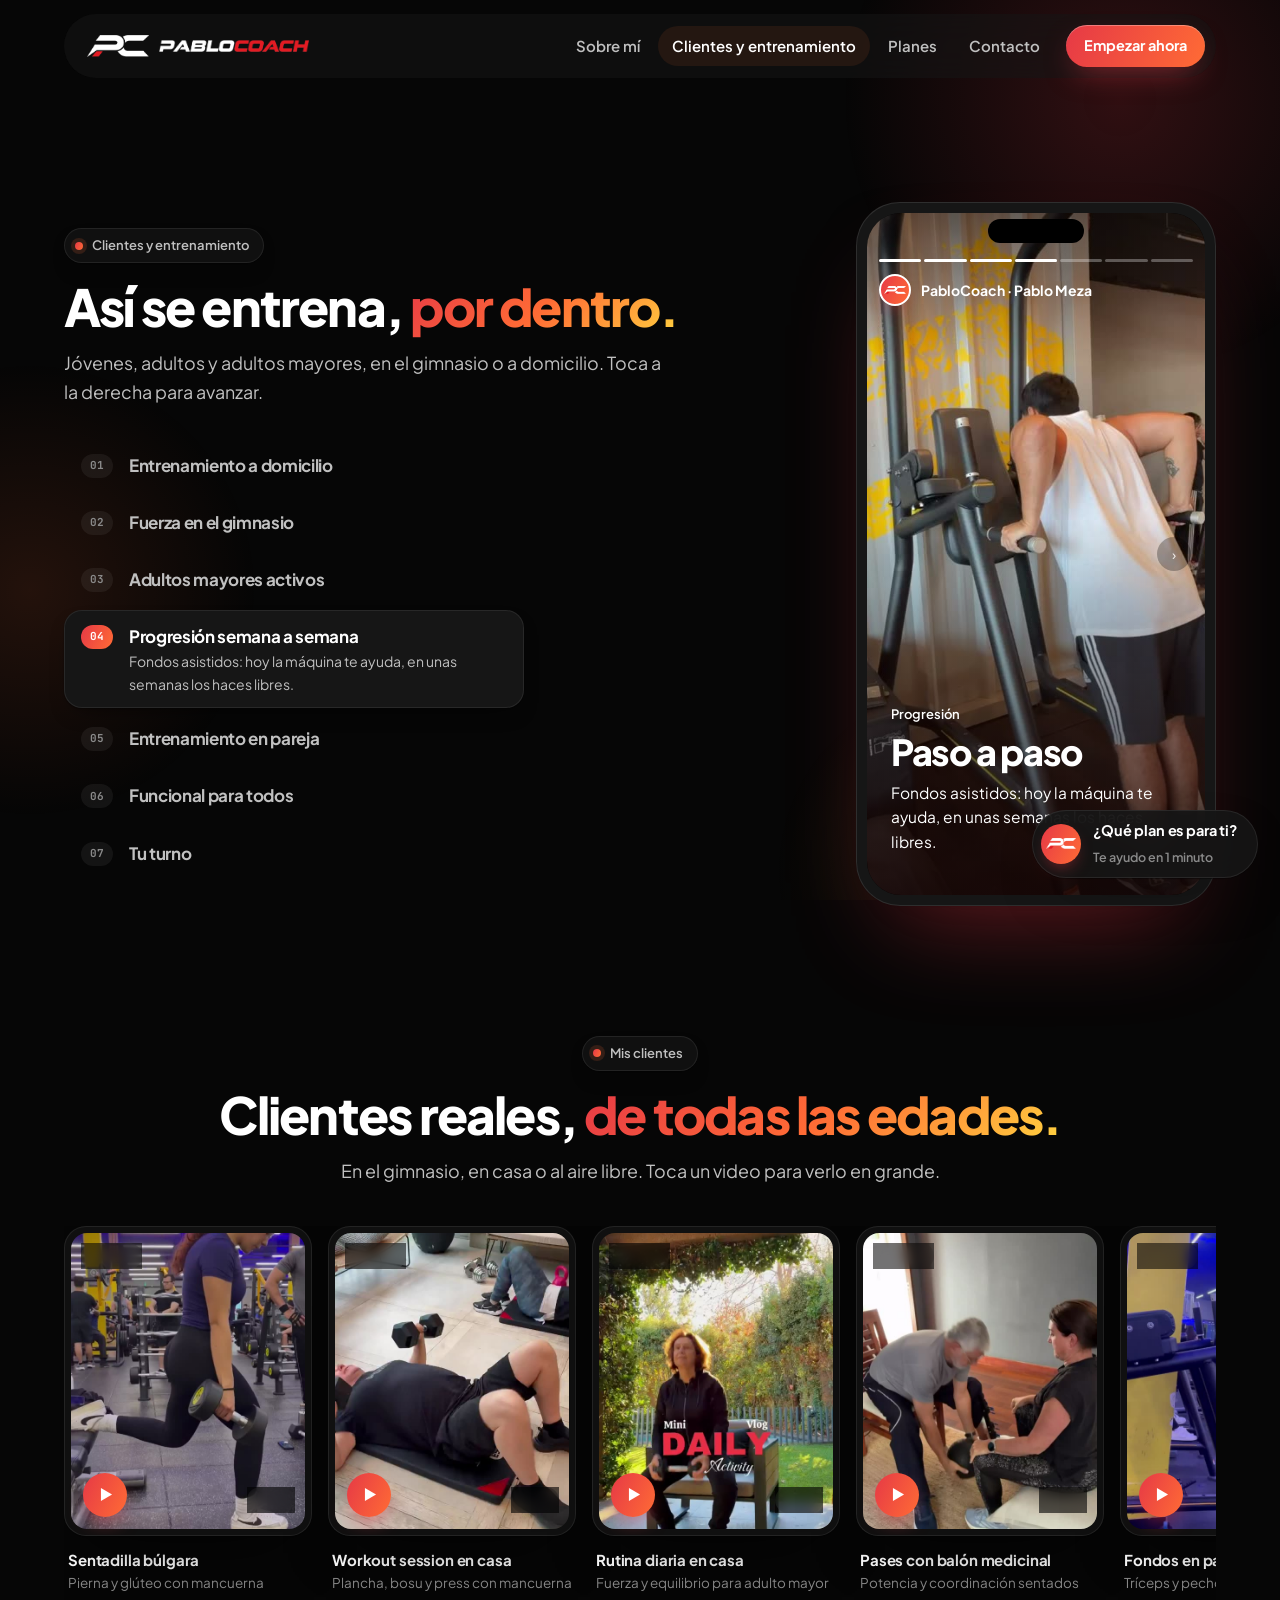
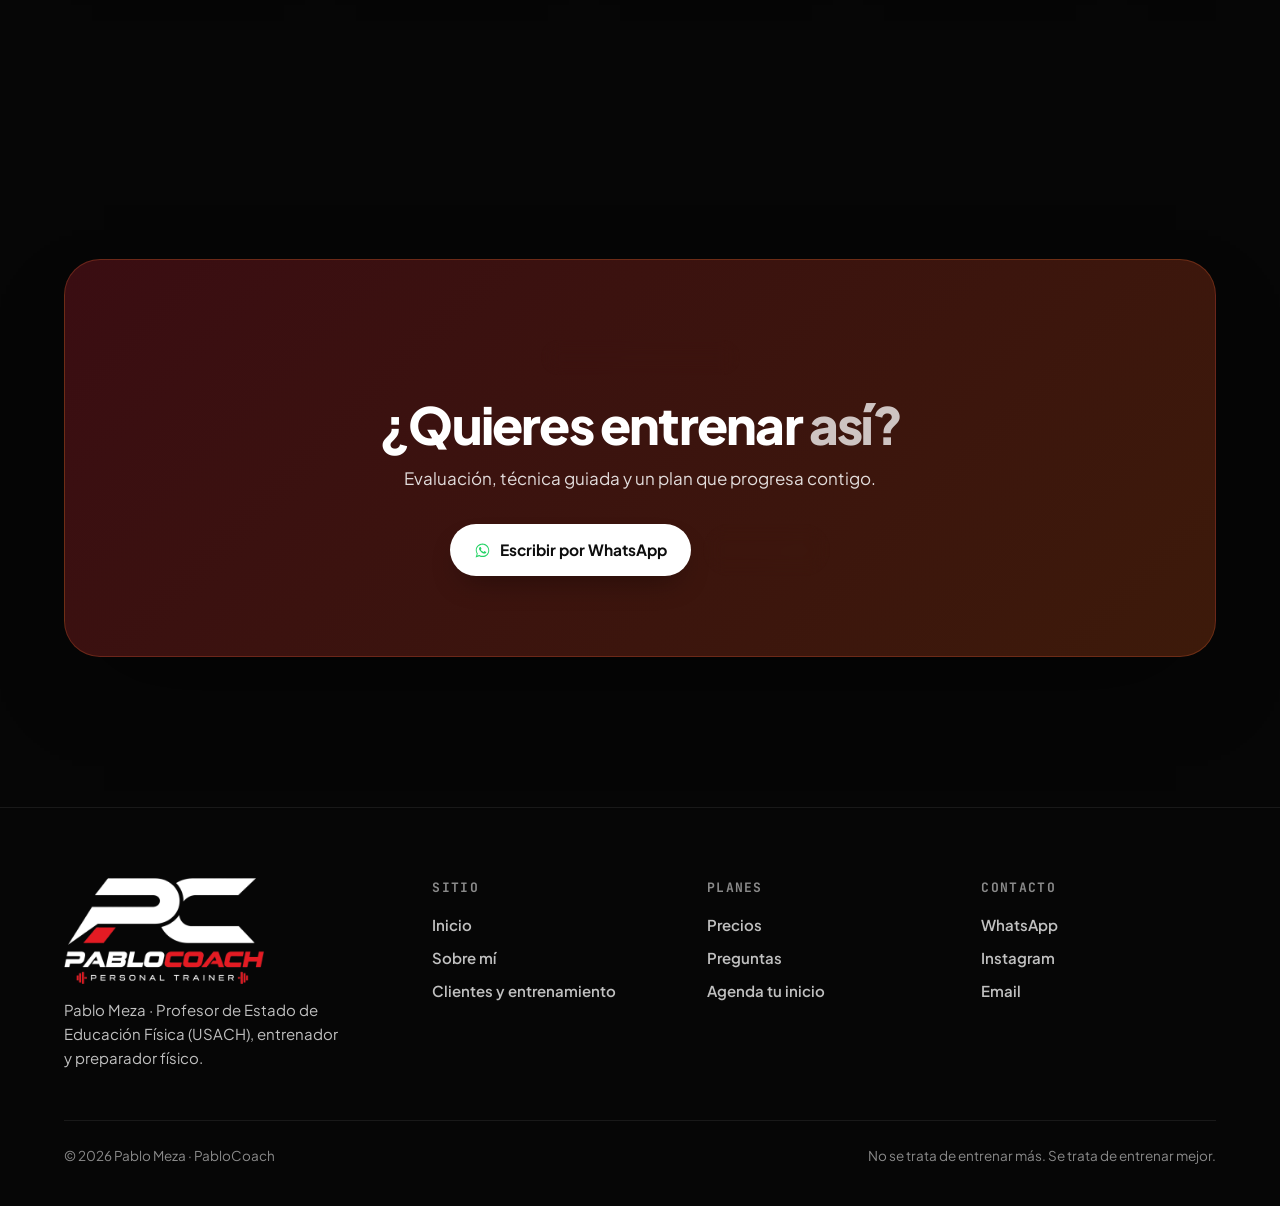
<file: clientes.html>
<!doctype html>
<html lang="es">
<head>
  <meta charset="utf-8">
  <meta name="viewport" content="width=device-width, initial-scale=1">
  <title>Clientes y entrenamiento · PabloCoach</title>
  <meta name="description" content="Así entrenan los clientes de Pablo Meza: en el gimnasio, a domicilio y adultos mayores, con evaluación y técnica guiada.">
  <meta name="theme-color" content="#060606">
  <meta property="og:site_name" content="PabloCoach">
  <meta property="og:title" content="Clientes y entrenamiento · PabloCoach">
  <meta property="og:description" content="Así entrenan los clientes de Pablo Meza: en el gimnasio, a domicilio y adultos mayores, con evaluación y técnica guiada.">
  <meta property="og:type" content="website">
  <meta property="og:url" content="https://b3njjaman.github.io/pablocoach/">
  <meta property="og:image" content="https://b3njjaman.github.io/pablocoach/assets/img/og-pablocoach.jpg">
  <meta property="og:image:width" content="1200">
  <meta property="og:image:height" content="630">
  <meta property="og:image:alt" content="PabloCoach · Personal Trainer">
  <meta name="twitter:card" content="summary_large_image">
  <meta name="twitter:image" content="https://b3njjaman.github.io/pablocoach/assets/img/og-pablocoach.jpg">
  <link rel="icon" type="image/png" href="assets/img/favicon.png">
  <link rel="apple-touch-icon" href="assets/img/apple-touch-icon.png">
  <link rel="preconnect" href="https://fonts.googleapis.com">
  <link rel="preconnect" href="https://fonts.gstatic.com" crossorigin>
  <link href="https://fonts.googleapis.com/css2?family=Plus+Jakarta+Sans:wght@400;500;600;700;800&family=JetBrains+Mono:wght@500;700&display=swap" rel="stylesheet">
  <link rel="stylesheet" href="styles.css?v=202610081821">
</head>
<body>
<div class="blobs" aria-hidden="true"><i></i><i></i><i></i></div>
<header class="nav">
  <div class="wrap">
    <div class="nav-in">
      <a href="index.html" class="logo" aria-label="PabloCoach, inicio"><img class="logo-pc" src="assets/img/logo-pc.png" alt="" width="85" height="30"><img class="logo-txt" src="assets/img/logo-texto.png" alt="PabloCoach" width="185" height="15"></a>
      <nav class="nav-d" aria-label="Principal">
        <a href="sobre-mi.html">Sobre mí</a>
        <a href="clientes.html" class="on" aria-current="page">Clientes y entrenamiento</a>
        <a href="planes.html">Planes</a>
        <a href="contacto.html">Contacto</a>
        <a class="btn btn-p btn-s" data-wa="Hola Pablo! Quiero info para empezar a entrenar">Empezar ahora</a>
      </nav>
      <button class="burger" aria-label="Abrir menú" aria-expanded="false"><span></span><span></span></button>
    </div>
  </div>
</header>

<main>

<section id="clientes">
  <div class="wrap st-wrap">
    <div data-stories="historias-clientes">
      <span class="badge rev"><i></i>Clientes y entrenamiento</span>
      <h2 class="rev">Así se entrena, <span class="grad">por dentro.</span></h2>
      <p class="sub rev">Jóvenes, adultos y adultos mayores, en el gimnasio o a domicilio. Toca a la derecha para avanzar.</p>
      <ol class="st-chaps rev" aria-label="Capítulos">
        <li><button class="st-chap" type="button"><span class="n">01</span><span><b>Entrenamiento a domicilio</b><small><span>En tu casa, en el jardín o al aire libre: con colchonetas, mancuernas y bosu llevamos el gimnasio a ti.</span></small></span></button></li>
        <li><button class="st-chap" type="button"><span class="n">02</span><span><b>Fuerza en el gimnasio</b><small><span>Sentadilla búlgara con mancuerna: pierna, glúteo y equilibrio en un solo ejercicio.</span></small></span></button></li>
        <li><button class="st-chap" type="button"><span class="n">03</span><span><b>Adultos mayores activos</b><small><span>Fuerza, equilibrio y movilidad adaptados a cada etapa de la vida, para moverse mejor día a día.</span></small></span></button></li>
        <li><button class="st-chap" type="button"><span class="n">04</span><span><b>Progresión semana a semana</b><small><span>Fondos asistidos: hoy la máquina te ayuda, en unas semanas los haces libres.</span></small></span></button></li>
        <li><button class="st-chap" type="button"><span class="n">05</span><span><b>Entrenamiento en pareja</b><small><span>Circuitos de core en pareja: más motivación y el mismo cuidado de la técnica.</span></small></span></button></li>
        <li><button class="st-chap" type="button"><span class="n">06</span><span><b>Funcional para todos</b><small><span>Pases con balón medicinal: potencia, coordinación y reacción, sin importar la edad.</span></small></span></button></li>
        <li><button class="st-chap" type="button"><span class="n">07</span><span><b>Tu turno</b><small><span>Cuéntame tu objetivo y armamos tu plan esta semana.</span></small></span></button></li>
      </ol>
      
    </div>
    <div class="st-phone rev">
      <div class="stories" id="historias-clientes" tabindex="0" role="region" aria-roledescription="historias" aria-label="Clientes y entrenamiento. Usa las flechas para avanzar.">
        <div class="st-slide" data-dur="9000">
          <video src="assets/video/c-domicilio.mp4" poster="assets/img/c-domicilio.jpg" muted loop playsinline preload="none" aria-label="Entrenamos donde estés"></video>
          <div class="st-txt"><small>A domicilio</small><h3>Entrenamos donde estés</h3><p>En tu casa, en el jardín o al aire libre: con colchonetas, mancuernas y bosu llevamos el gimnasio a ti.</p></div>
        </div>
        <div class="st-slide" data-dur="7000">
          <video src="assets/video/c-bulgara.mp4" poster="assets/img/c-bulgara.jpg" muted loop playsinline preload="none" aria-label="Fuerza que se nota"></video>
          <div class="st-txt"><small>En el gimnasio</small><h3>Fuerza que se nota</h3><p>Sentadilla búlgara con mancuerna: pierna, glúteo y equilibrio en un solo ejercicio.</p></div>
        </div>
        <div class="st-slide" data-dur="9000">
          <video src="assets/video/c-adulto-mayor.mp4" poster="assets/img/c-adulto-mayor.jpg" muted loop playsinline preload="none" aria-label="Para todas las edades"></video>
          <div class="st-txt"><small>Adulto mayor</small><h3>Para todas las edades</h3><p>Fuerza, equilibrio y movilidad adaptados a cada etapa de la vida, para moverse mejor día a día.</p></div>
        </div>
        <div class="st-slide" data-dur="8000">
          <video src="assets/video/c-fondos-asistidos.mp4" poster="assets/img/c-fondos-asistidos.jpg" muted loop playsinline preload="none" aria-label="Paso a paso"></video>
          <div class="st-txt"><small>Progresión</small><h3>Paso a paso</h3><p>Fondos asistidos: hoy la máquina te ayuda, en unas semanas los haces libres.</p></div>
        </div>
        <div class="st-slide" data-dur="8000">
          <video src="assets/video/c-core-pareja.mp4" poster="assets/img/c-core-pareja.jpg" muted loop playsinline preload="none" aria-label="Mejor acompañado"></video>
          <div class="st-txt"><small>En pareja o grupo</small><h3>Mejor acompañado</h3><p>Circuitos de core en pareja: más motivación y el mismo cuidado de la técnica.</p></div>
        </div>
        <div class="st-slide" data-dur="7000">
          <video src="assets/video/c-balon-medicinal.mp4" poster="assets/img/c-balon-medicinal.jpg" muted loop playsinline preload="none" aria-label="Moverse mejor"></video>
          <div class="st-txt"><small>Potencia y coordinación</small><h3>Moverse mejor</h3><p>Pases con balón medicinal: potencia, coordinación y reacción, sin importar la edad.</p></div>
        </div>
        <div class="st-slide" data-dur="7000">
          <video src="assets/video/c-press-piso.mp4" poster="assets/img/c-press-piso.jpg" muted loop playsinline preload="none" aria-label="¿Entrenamos?"></video>
          <div class="st-txt"><small>Tu turno</small><h3>¿Entrenamos?</h3><p>Cuéntame tu objetivo y armamos tu plan esta semana.</p><a class="btn btn-p btn-s" data-wa="Hola Pablo! Vi tu página y quiero entrenar contigo">Escribirle a Pablo <svg viewBox="0 0 20 20" fill="none" stroke="currentColor" stroke-width="2.2" stroke-linecap="round" stroke-linejoin="round"><path d="M4 10h12M11 5l5 5-5 5"/></svg></a></div>
        </div>
        <div class="st-top"><div class="st-bars"></div><div class="st-user"><span class="np-av"><img src="assets/img/logo-pc.png" alt=""></span>PabloCoach · Pablo Meza</div></div>
        <span class="st-hint" aria-hidden="true">›</span>
      </div>
    </div>
  </div>
</section>


<section style="padding-top:20px">
  <div class="wrap center">
    <span class="badge rev"><i></i>Mis clientes</span>
    <h2 class="rev">Clientes reales, <span class="grad">de todas las edades.</span></h2>
    <p class="sub rev">En el gimnasio, en casa o al aire libre. Toca un video para verlo en grande.</p>
  </div>
  <div class="wrap">
    <ul class="vrow" id="videos">
      <li><button class="vcard" data-src="assets/video/c-bulgara.mp4" aria-label="Ver video: Sentadilla búlgara">
        <span class="fr"><img src="assets/img/c-bulgara.jpg" alt="" loading="lazy"><span class="tg">Cliente</span><span class="pl"><svg viewBox="0 0 12 14"><path fill="currentColor" d="M0 0l12 7-12 7z"/></svg></span><span class="du">0:07</span></span>
        <b>Sentadilla búlgara</b><small>Pierna y glúteo con mancuerna</small></button></li>
      <li><button class="vcard" data-src="assets/video/c-domicilio.mp4" aria-label="Ver video: Workout session en casa">
        <span class="fr"><img src="assets/img/c-domicilio.jpg" alt="" loading="lazy"><span class="tg">Cliente</span><span class="pl"><svg viewBox="0 0 12 14"><path fill="currentColor" d="M0 0l12 7-12 7z"/></svg></span><span class="du">0:19</span></span>
        <b>Workout session en casa</b><small>Plancha, bosu y press con mancuerna</small></button></li>
      <li><button class="vcard" data-src="assets/video/c-adulto-mayor.mp4" aria-label="Ver video: Rutina diaria en casa">
        <span class="fr"><img src="assets/img/c-adulto-mayor.jpg" alt="" loading="lazy"><span class="tg">Cliente</span><span class="pl"><svg viewBox="0 0 12 14"><path fill="currentColor" d="M0 0l12 7-12 7z"/></svg></span><span class="du">0:47</span></span>
        <b>Rutina diaria en casa</b><small>Fuerza y equilibrio para adulto mayor</small></button></li>
      <li><button class="vcard" data-src="assets/video/c-balon-medicinal.mp4" aria-label="Ver video: Pases con balón medicinal">
        <span class="fr"><img src="assets/img/c-balon-medicinal.jpg" alt="" loading="lazy"><span class="tg">Cliente</span><span class="pl"><svg viewBox="0 0 12 14"><path fill="currentColor" d="M0 0l12 7-12 7z"/></svg></span><span class="du">0:08</span></span>
        <b>Pases con balón medicinal</b><small>Potencia y coordinación sentados</small></button></li>
      <li><button class="vcard" data-src="assets/video/c-fondos-paralelas.mp4" aria-label="Ver video: Fondos en paralelas">
        <span class="fr"><img src="assets/img/c-fondos-paralelas.jpg" alt="" loading="lazy"><span class="tg">Cliente</span><span class="pl"><svg viewBox="0 0 12 14"><path fill="currentColor" d="M0 0l12 7-12 7z"/></svg></span><span class="du">0:10</span></span>
        <b>Fondos en paralelas</b><small>Tríceps y pecho con peso corporal</small></button></li>
      <li><button class="vcard" data-src="assets/video/c-core-pareja.mp4" aria-label="Ver video: Circuito de core en pareja">
        <span class="fr"><img src="assets/img/c-core-pareja.jpg" alt="" loading="lazy"><span class="tg">Cliente</span><span class="pl"><svg viewBox="0 0 12 14"><path fill="currentColor" d="M0 0l12 7-12 7z"/></svg></span><span class="du">0:20</span></span>
        <b>Circuito de core en pareja</b><small>Crunch, plancha y elevación de piernas</small></button></li>
      <li><button class="vcard" data-src="assets/video/c-press-piso.mp4" aria-label="Ver video: Press de piso con barra">
        <span class="fr"><img src="assets/img/c-press-piso.jpg" alt="" loading="lazy"><span class="tg">Cliente</span><span class="pl"><svg viewBox="0 0 12 14"><path fill="currentColor" d="M0 0l12 7-12 7z"/></svg></span><span class="du">0:08</span></span>
        <b>Press de piso con barra</b><small>Fuerza de pecho al aire libre</small></button></li>
      <li><button class="vcard" data-src="assets/video/c-fondos-asistidos.mp4" aria-label="Ver video: Fondos asistidos">
        <span class="fr"><img src="assets/img/c-fondos-asistidos.jpg" alt="" loading="lazy"><span class="tg">Cliente</span><span class="pl"><svg viewBox="0 0 12 14"><path fill="currentColor" d="M0 0l12 7-12 7z"/></svg></span><span class="du">0:18</span></span>
        <b>Fondos asistidos</b><small>Progresión hacia fondos libres</small></button></li>
      <li><button class="vcard" data-src="assets/video/c-encogimientos.mp4" aria-label="Ver video: Encogimientos con mancuernas">
        <span class="fr"><img src="assets/img/c-encogimientos.jpg" alt="" loading="lazy"><span class="tg">Cliente</span><span class="pl"><svg viewBox="0 0 12 14"><path fill="currentColor" d="M0 0l12 7-12 7z"/></svg></span><span class="du">0:15</span></span>
        <b>Encogimientos con mancuernas</b><small>Trapecio y agarre</small></button></li>
      <li><button class="vcard" data-src="assets/video/c-core-mancuerna.mp4" aria-label="Ver video: Core con mancuerna">
        <span class="fr"><img src="assets/img/c-core-mancuerna.jpg" alt="" loading="lazy"><span class="tg">Cliente</span><span class="pl"><svg viewBox="0 0 12 14"><path fill="currentColor" d="M0 0l12 7-12 7z"/></svg></span><span class="du">0:04</span></span>
        <b>Core con mancuerna</b><small>Abdomen al aire libre</small></button></li>
    </ul>
  </div>
</section>


<section>
  <div class="wrap">
    <div class="cta-box rev">
      <video src="assets/video/cliente-dominadas.mp4" muted loop playsinline preload="none" data-auto aria-hidden="true"></video>
      <span class="badge" style="background:rgba(255,255,255,.14);border-color:rgba(255,255,255,.3);color:#fff"><i></i>Cupos abiertos este mes</span>
      <h2 style="margin-top:22px">¿Quieres entrenar <span style="opacity:.75">así?</span></h2>
      <p>Evaluación, técnica guiada y un plan que progresa contigo.</p>
      <div class="ctas">
        <a class="btn btn-white" data-wa="Hola Pablo! Quiero empezar a entrenar contigo"><svg style="color:#25D366" viewBox="0 0 32 32" aria-hidden="true"><path fill="currentColor" d="M16 3C9 3 3.3 8.6 3.3 15.6c0 2.4.7 4.7 1.9 6.7L3 29l6.9-2.2c1.9 1 4 1.6 6.1 1.6 7 0 12.7-5.6 12.7-12.6S23 3 16 3zm0 23.1c-2 0-3.9-.5-5.6-1.6l-.4-.2-4.1 1.3 1.3-4-.3-.4c-1.2-1.8-1.8-3.8-1.8-5.9C5.1 9.9 10 5.2 16 5.2s10.9 4.8 10.9 10.6S22 26.1 16 26.1zm6-7.9c-.3-.2-1.9-.9-2.2-1s-.5-.2-.7.2-.8 1-1 1.2-.4.2-.7.1c-.3-.2-1.4-.5-2.6-1.6-1-.9-1.6-1.9-1.8-2.2-.2-.3 0-.5.1-.7l.5-.6c.2-.2.2-.4.3-.6.1-.2 0-.4 0-.6l-1-2.4c-.3-.6-.5-.5-.7-.5h-.6c-.2 0-.6.1-.9.4-.3.3-1.2 1.1-1.2 2.7s1.2 3.2 1.4 3.4c.2.2 2.4 3.6 5.7 5 .8.3 1.4.5 1.9.7.8.3 1.5.2 2.1.1.6-.1 1.9-.8 2.2-1.5.3-.7.3-1.4.2-1.5-.1-.2-.3-.3-.6-.4z"/></svg> Escribir por WhatsApp</a>
        <a class="btn btn-g" href="planes.html">Ver planes</a>
      </div>
    </div>
  </div>
</section>

</main>

<footer class="foot">
  <div class="wrap">
    <div class="foot-grid">
      <div>
        <a href="index.html" class="logo-foot" aria-label="PabloCoach, inicio"><img src="assets/img/logo-pablocoach.png" alt="PabloCoach · Personal Trainer" width="200" height="106" loading="lazy"></a>
        <p>Pablo Meza · Profesor de Estado de Educación Física (USACH), entrenador y preparador físico.</p>
      </div>
      <div>
        <h4>Sitio</h4>
        <ul>
          <li><a href="index.html">Inicio</a></li>
          <li><a href="sobre-mi.html">Sobre mí</a></li>
          <li><a href="clientes.html">Clientes y entrenamiento</a></li>
        </ul>
      </div>
      <div>
        <h4>Planes</h4>
        <ul>
          <li><a href="planes.html">Precios</a></li>
          <li><a href="planes.html#preguntas">Preguntas</a></li>
          <li><a href="contacto.html">Agenda tu inicio</a></li>
        </ul>
      </div>
      <div>
        <h4>Contacto</h4>
        <ul>
          <li><a data-wa="Hola Pablo!">WhatsApp</a></li>
          <li><a data-ig>Instagram</a></li>
          <li><a data-mail>Email</a></li>
        </ul>
      </div>
    </div>
    <div class="foot-bot">
      <span>© <span data-year></span> Pablo Meza · PabloCoach</span>
      <span>No se trata de entrenar más. Se trata de entrenar mejor.</span>
    </div>
  </div>
</footer>

<div class="lb" role="dialog" aria-label="Video">
  <button class="lb-x" aria-label="Cerrar">✕</button>
  <video playsinline loop disablepictureinpicture></video>
</div>

<script src="main.js?v=202610081821"></script>
<script src="chat.js?v=202610081821"></script>
</body>
</html>
</file>
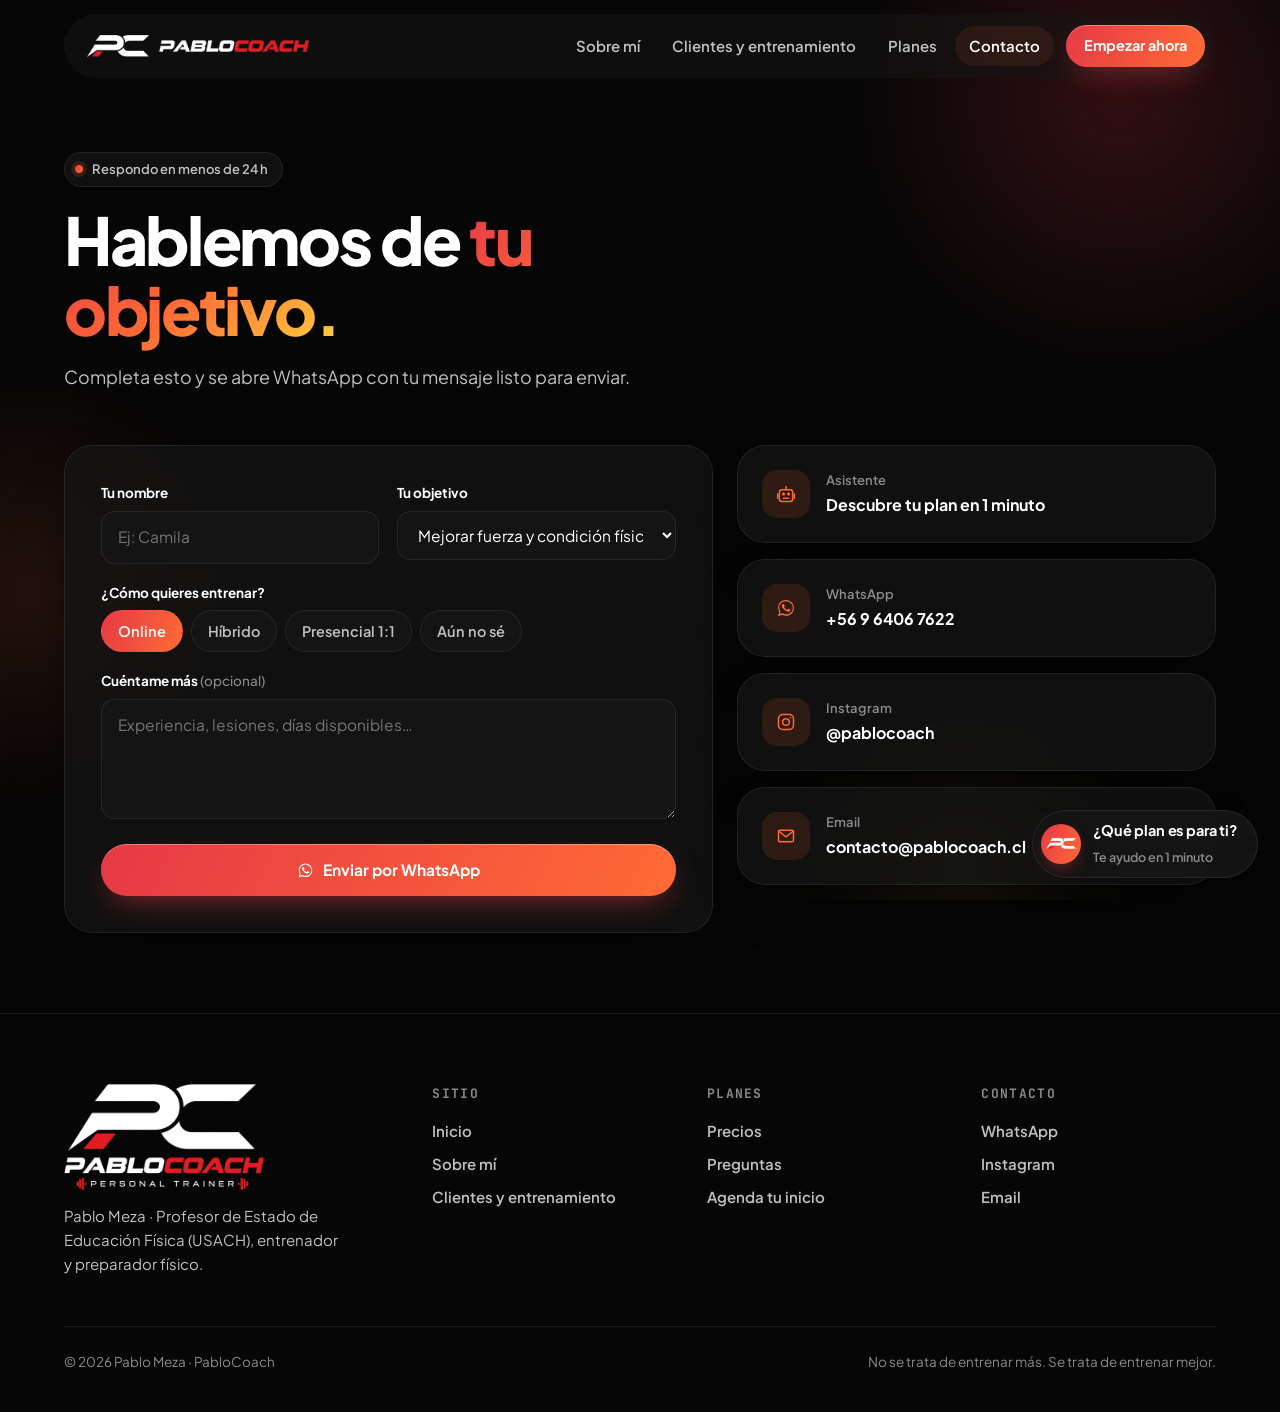
<file: contacto.html>
<!doctype html>
<html lang="es">
<head>
  <meta charset="utf-8">
  <meta name="viewport" content="width=device-width, initial-scale=1">
  <title>Contacto · PabloCoach</title>
  <meta name="description" content="Escríbele a Pablo Meza y arma tu plan de entrenamiento.">
  <meta name="theme-color" content="#060606">
  <meta property="og:site_name" content="PabloCoach">
  <meta property="og:title" content="Contacto · PabloCoach">
  <meta property="og:description" content="Escríbele a Pablo Meza y arma tu plan de entrenamiento.">
  <meta property="og:type" content="website">
  <meta property="og:url" content="https://b3njjaman.github.io/pablocoach/">
  <meta property="og:image" content="https://b3njjaman.github.io/pablocoach/assets/img/og-pablocoach.jpg">
  <meta property="og:image:width" content="1200">
  <meta property="og:image:height" content="630">
  <meta property="og:image:alt" content="PabloCoach · Personal Trainer">
  <meta name="twitter:card" content="summary_large_image">
  <meta name="twitter:image" content="https://b3njjaman.github.io/pablocoach/assets/img/og-pablocoach.jpg">
  <link rel="icon" type="image/png" href="assets/img/favicon.png">
  <link rel="apple-touch-icon" href="assets/img/apple-touch-icon.png">
  <link rel="preconnect" href="https://fonts.googleapis.com">
  <link rel="preconnect" href="https://fonts.gstatic.com" crossorigin>
  <link href="https://fonts.googleapis.com/css2?family=Plus+Jakarta+Sans:wght@400;500;600;700;800&family=JetBrains+Mono:wght@500;700&display=swap" rel="stylesheet">
  <link rel="stylesheet" href="styles.css?v=202610081821">
</head>
<body>
<div class="blobs" aria-hidden="true"><i></i><i></i><i></i></div>
<header class="nav">
  <div class="wrap">
    <div class="nav-in">
      <a href="index.html" class="logo" aria-label="PabloCoach, inicio"><img class="logo-pc" src="assets/img/logo-pc.png" alt="" width="85" height="30"><img class="logo-txt" src="assets/img/logo-texto.png" alt="PabloCoach" width="185" height="15"></a>
      <nav class="nav-d" aria-label="Principal">
        <a href="sobre-mi.html">Sobre mí</a>
        <a href="clientes.html">Clientes y entrenamiento</a>
        <a href="planes.html">Planes</a>
        <a href="contacto.html" class="on" aria-current="page">Contacto</a>
        <a class="btn btn-p btn-s" data-wa="Hola Pablo! Quiero info para empezar a entrenar">Empezar ahora</a>
      </nav>
      <button class="burger" aria-label="Abrir menú" aria-expanded="false"><span></span><span></span></button>
    </div>
  </div>
</header>

<main>
<section class="page-hero">
  <div class="wrap">
    <div class="head">
      <span class="badge in-1"><i></i>Respondo en menos de 24 h</span>
      <h1 class="in-2">Hablemos de <span class="grad">tu objetivo.</span></h1>
      <p class="sub in-3">Completa esto y se abre WhatsApp con tu mensaje listo para enviar.</p>
    </div>
    <div class="contact">
      <form class="form card in-4" id="contactForm">
        <div class="row">
          <div class="field"><label for="nombre">Tu nombre</label><input id="nombre" name="nombre" required placeholder="Ej: Camila" autocomplete="given-name"></div>
          <div class="field">
            <label for="objetivo">Tu objetivo</label>
            <select id="objetivo" name="objetivo">
              <option>Mejorar fuerza y condición física</option>
              <option>Mejorar composición corporal</option>
              <option>Rendimiento deportivo</option>
              <option>Prepararme para un desafío</option>
              <option>Crear el hábito de entrenar</option>
              <option>Otro</option>
            </select>
          </div>
        </div>
        <div class="field">
          <label>¿Cómo quieres entrenar?</label>
          <div class="seg">
            <label><input type="radio" name="modalidad" value="Online" checked><span>Online</span></label>
            <label><input type="radio" name="modalidad" value="Híbrido"><span>Híbrido</span></label>
            <label><input type="radio" name="modalidad" value="Presencial 1:1"><span>Presencial 1:1</span></label>
            <label><input type="radio" name="modalidad" value="Aún no sé"><span>Aún no sé</span></label>
          </div>
        </div>
        <div class="field"><label for="mensaje">Cuéntame más <span style="color:var(--ink3);font-weight:500">(opcional)</span></label><textarea id="mensaje" name="mensaje" placeholder="Experiencia, lesiones, días disponibles…"></textarea></div>
        <button class="btn btn-p" type="submit"><svg viewBox="0 0 32 32" aria-hidden="true"><path fill="currentColor" d="M16 3C9 3 3.3 8.6 3.3 15.6c0 2.4.7 4.7 1.9 6.7L3 29l6.9-2.2c1.9 1 4 1.6 6.1 1.6 7 0 12.7-5.6 12.7-12.6S23 3 16 3zm0 23.1c-2 0-3.9-.5-5.6-1.6l-.4-.2-4.1 1.3 1.3-4-.3-.4c-1.2-1.8-1.8-3.8-1.8-5.9C5.1 9.9 10 5.2 16 5.2s10.9 4.8 10.9 10.6S22 26.1 16 26.1zm6-7.9c-.3-.2-1.9-.9-2.2-1s-.5-.2-.7.2-.8 1-1 1.2-.4.2-.7.1c-.3-.2-1.4-.5-2.6-1.6-1-.9-1.6-1.9-1.8-2.2-.2-.3 0-.5.1-.7l.5-.6c.2-.2.2-.4.3-.6.1-.2 0-.4 0-.6l-1-2.4c-.3-.6-.5-.5-.7-.5h-.6c-.2 0-.6.1-.9.4-.3.3-1.2 1.1-1.2 2.7s1.2 3.2 1.4 3.4c.2.2 2.4 3.6 5.7 5 .8.3 1.4.5 1.9.7.8.3 1.5.2 2.1.1.6-.1 1.9-.8 2.2-1.5.3-.7.3-1.4.2-1.5-.1-.2-.3-.3-.6-.4z"/></svg> Enviar por WhatsApp</button>
      </form>
      <div class="side">
        <button class="card in-4" data-chat-open style="text-align:left;width:100%"><span class="ico"><svg viewBox="0 0 24 24" fill="none" stroke="currentColor" stroke-width="1.8" stroke-linecap="round" stroke-linejoin="round" aria-hidden="true"><rect x="4" y="7" width="16" height="14" rx="3"/><path d="M12 3v4M2 12v5m20-5v5M9 17h6"/><circle cx="9" cy="12" r="1"/><circle cx="15" cy="12" r="1"/></svg></span><div><small>Asistente</small><strong>Descubre tu plan en 1 minuto</strong></div></button>
        <a class="card in-4" data-wa="Hola Pablo!"><span class="ico"><svg viewBox="0 0 32 32" aria-hidden="true"><path fill="currentColor" d="M16 3C9 3 3.3 8.6 3.3 15.6c0 2.4.7 4.7 1.9 6.7L3 29l6.9-2.2c1.9 1 4 1.6 6.1 1.6 7 0 12.7-5.6 12.7-12.6S23 3 16 3zm0 23.1c-2 0-3.9-.5-5.6-1.6l-.4-.2-4.1 1.3 1.3-4-.3-.4c-1.2-1.8-1.8-3.8-1.8-5.9C5.1 9.9 10 5.2 16 5.2s10.9 4.8 10.9 10.6S22 26.1 16 26.1zm6-7.9c-.3-.2-1.9-.9-2.2-1s-.5-.2-.7.2-.8 1-1 1.2-.4.2-.7.1c-.3-.2-1.4-.5-2.6-1.6-1-.9-1.6-1.9-1.8-2.2-.2-.3 0-.5.1-.7l.5-.6c.2-.2.2-.4.3-.6.1-.2 0-.4 0-.6l-1-2.4c-.3-.6-.5-.5-.7-.5h-.6c-.2 0-.6.1-.9.4-.3.3-1.2 1.1-1.2 2.7s1.2 3.2 1.4 3.4c.2.2 2.4 3.6 5.7 5 .8.3 1.4.5 1.9.7.8.3 1.5.2 2.1.1.6-.1 1.9-.8 2.2-1.5.3-.7.3-1.4.2-1.5-.1-.2-.3-.3-.6-.4z"/></svg></span><div><small>WhatsApp</small><strong>+56 9 6406 7622</strong></div></a>
        <a class="card in-5" data-ig><span class="ico"><svg viewBox="0 0 24 24" fill="none" stroke="currentColor" stroke-width="1.8" stroke-linecap="round" stroke-linejoin="round" aria-hidden="true"><rect x="3" y="3" width="18" height="18" rx="5"/><circle cx="12" cy="12" r="4"/><path d="M17.5 6.5h.01"/></svg></span><div><small>Instagram</small><strong data-ig data-ig-text>@pablocoach</strong></div></a>
        <a class="card in-5" data-mail><span class="ico"><svg viewBox="0 0 24 24" fill="none" stroke="currentColor" stroke-width="1.8" stroke-linecap="round" stroke-linejoin="round" aria-hidden="true"><rect x="3" y="5" width="18" height="14" rx="2"/><path d="m3 6 9 7 9-7"/></svg></span><div><small>Email</small><strong data-mail data-mail-text>contacto@pablocoach.cl</strong></div></a>
      </div>
    </div>
  </div>
</section>
</main>

<footer class="foot">
  <div class="wrap">
    <div class="foot-grid">
      <div>
        <a href="index.html" class="logo-foot" aria-label="PabloCoach, inicio"><img src="assets/img/logo-pablocoach.png" alt="PabloCoach · Personal Trainer" width="200" height="106" loading="lazy"></a>
        <p>Pablo Meza · Profesor de Estado de Educación Física (USACH), entrenador y preparador físico.</p>
      </div>
      <div>
        <h4>Sitio</h4>
        <ul>
          <li><a href="index.html">Inicio</a></li>
          <li><a href="sobre-mi.html">Sobre mí</a></li>
          <li><a href="clientes.html">Clientes y entrenamiento</a></li>
        </ul>
      </div>
      <div>
        <h4>Planes</h4>
        <ul>
          <li><a href="planes.html">Precios</a></li>
          <li><a href="planes.html#preguntas">Preguntas</a></li>
          <li><a href="contacto.html">Agenda tu inicio</a></li>
        </ul>
      </div>
      <div>
        <h4>Contacto</h4>
        <ul>
          <li><a data-wa="Hola Pablo!">WhatsApp</a></li>
          <li><a data-ig>Instagram</a></li>
          <li><a data-mail>Email</a></li>
        </ul>
      </div>
    </div>
    <div class="foot-bot">
      <span>© <span data-year></span> Pablo Meza · PabloCoach</span>
      <span>No se trata de entrenar más. Se trata de entrenar mejor.</span>
    </div>
  </div>
</footer>

<div class="lb" role="dialog" aria-label="Video">
  <button class="lb-x" aria-label="Cerrar">✕</button>
  <video playsinline loop disablepictureinpicture></video>
</div>

<script src="main.js?v=202610081821"></script>
<script src="chat.js?v=202610081821"></script>
</body>
</html>
</file>
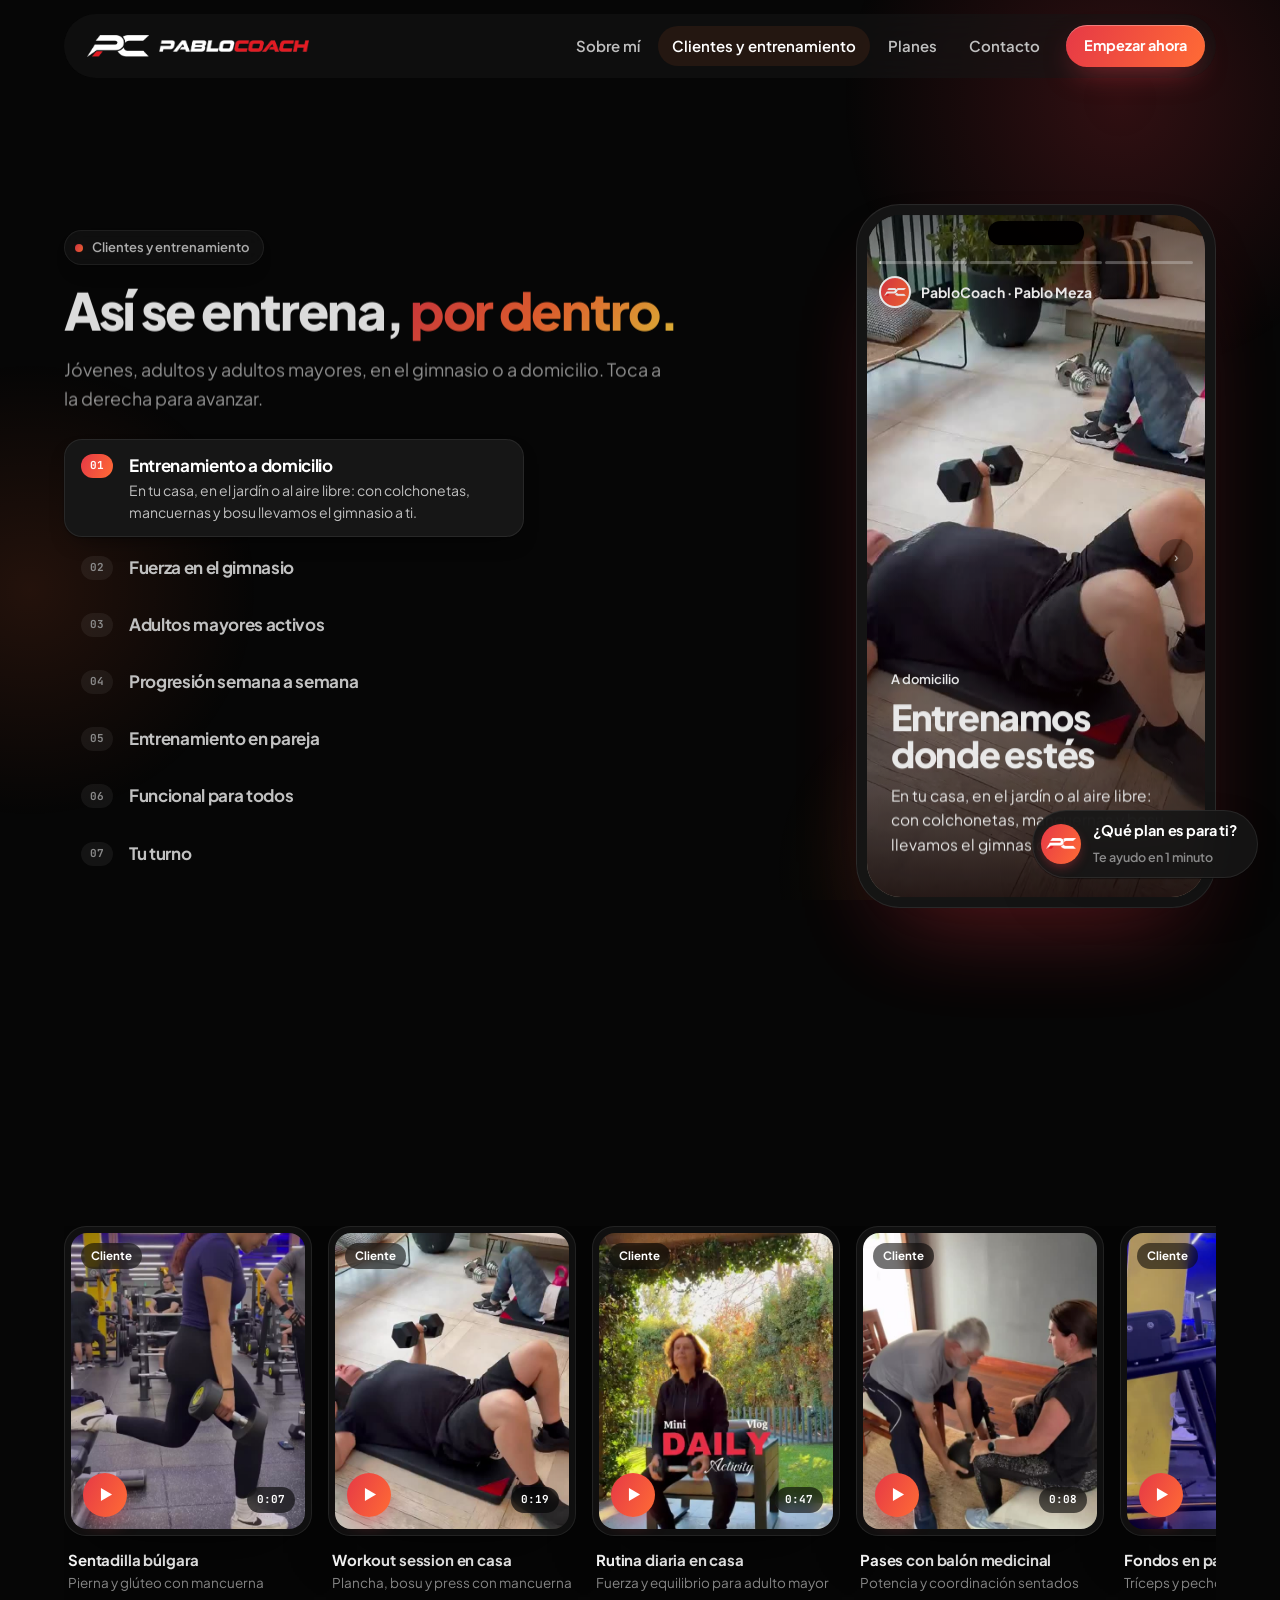
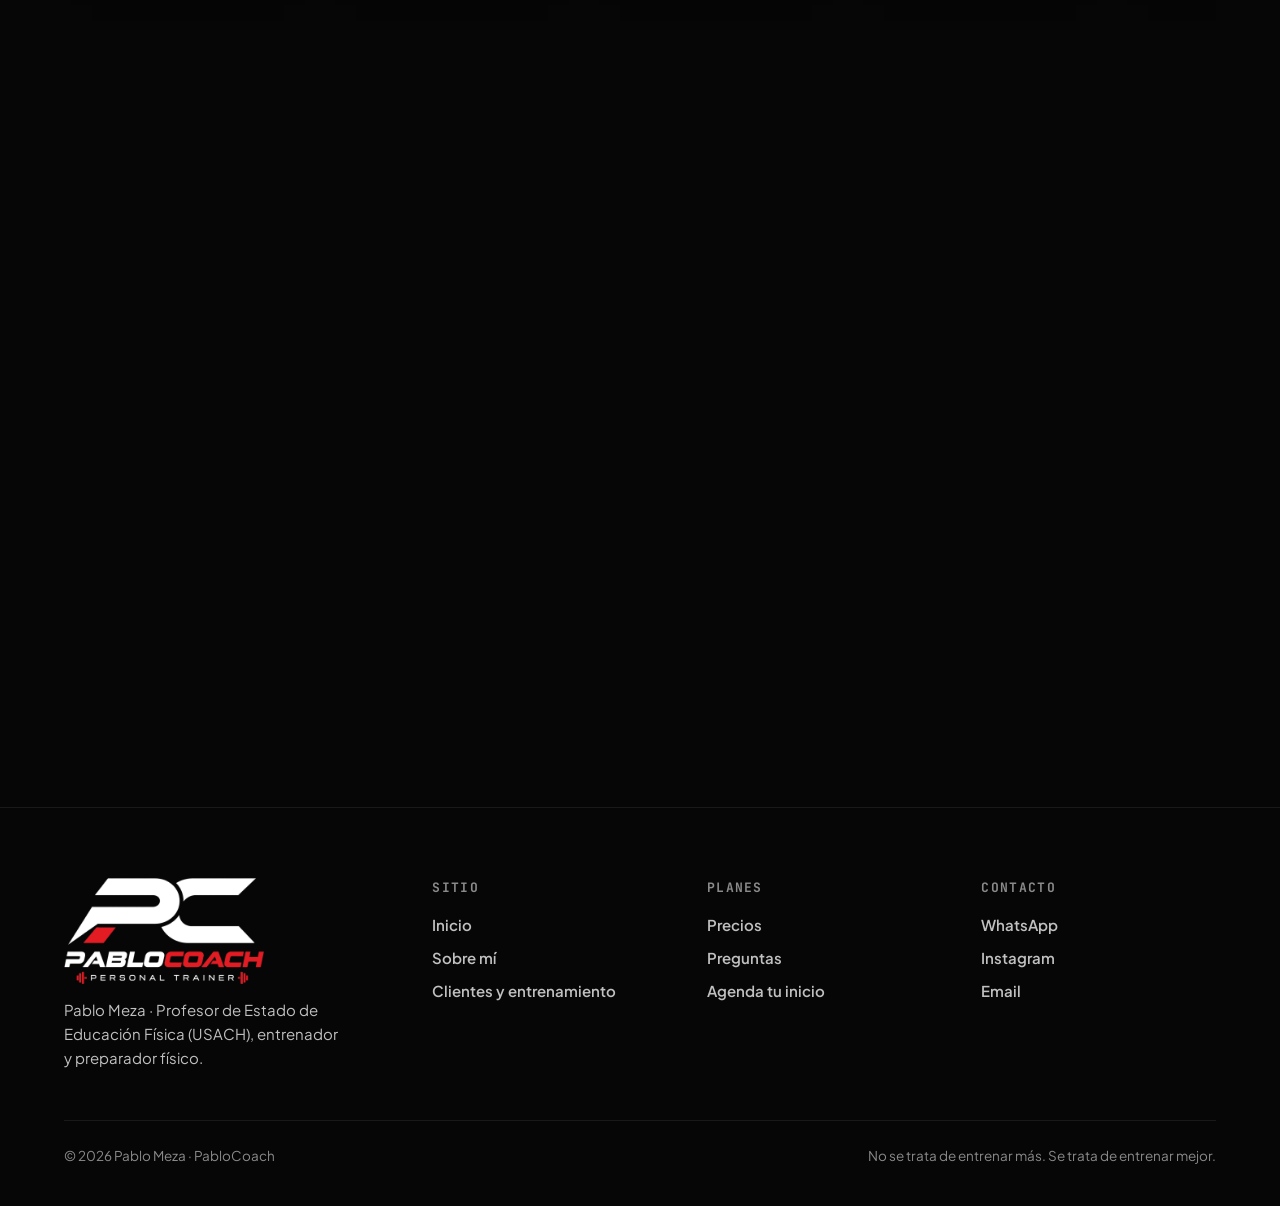
<file: entrenamientos.html>
<!doctype html>
<html lang="es"><head><meta charset="utf-8"><meta http-equiv="refresh" content="0; url=clientes.html"><link rel="canonical" href="clientes.html"><title>Clientes y entrenamiento</title></head>
<body style="background:#060606;color:#fff;font-family:sans-serif"><a href="clientes.html" style="color:#ff6b35">Ir a Clientes y entrenamiento</a></body></html>
</file>
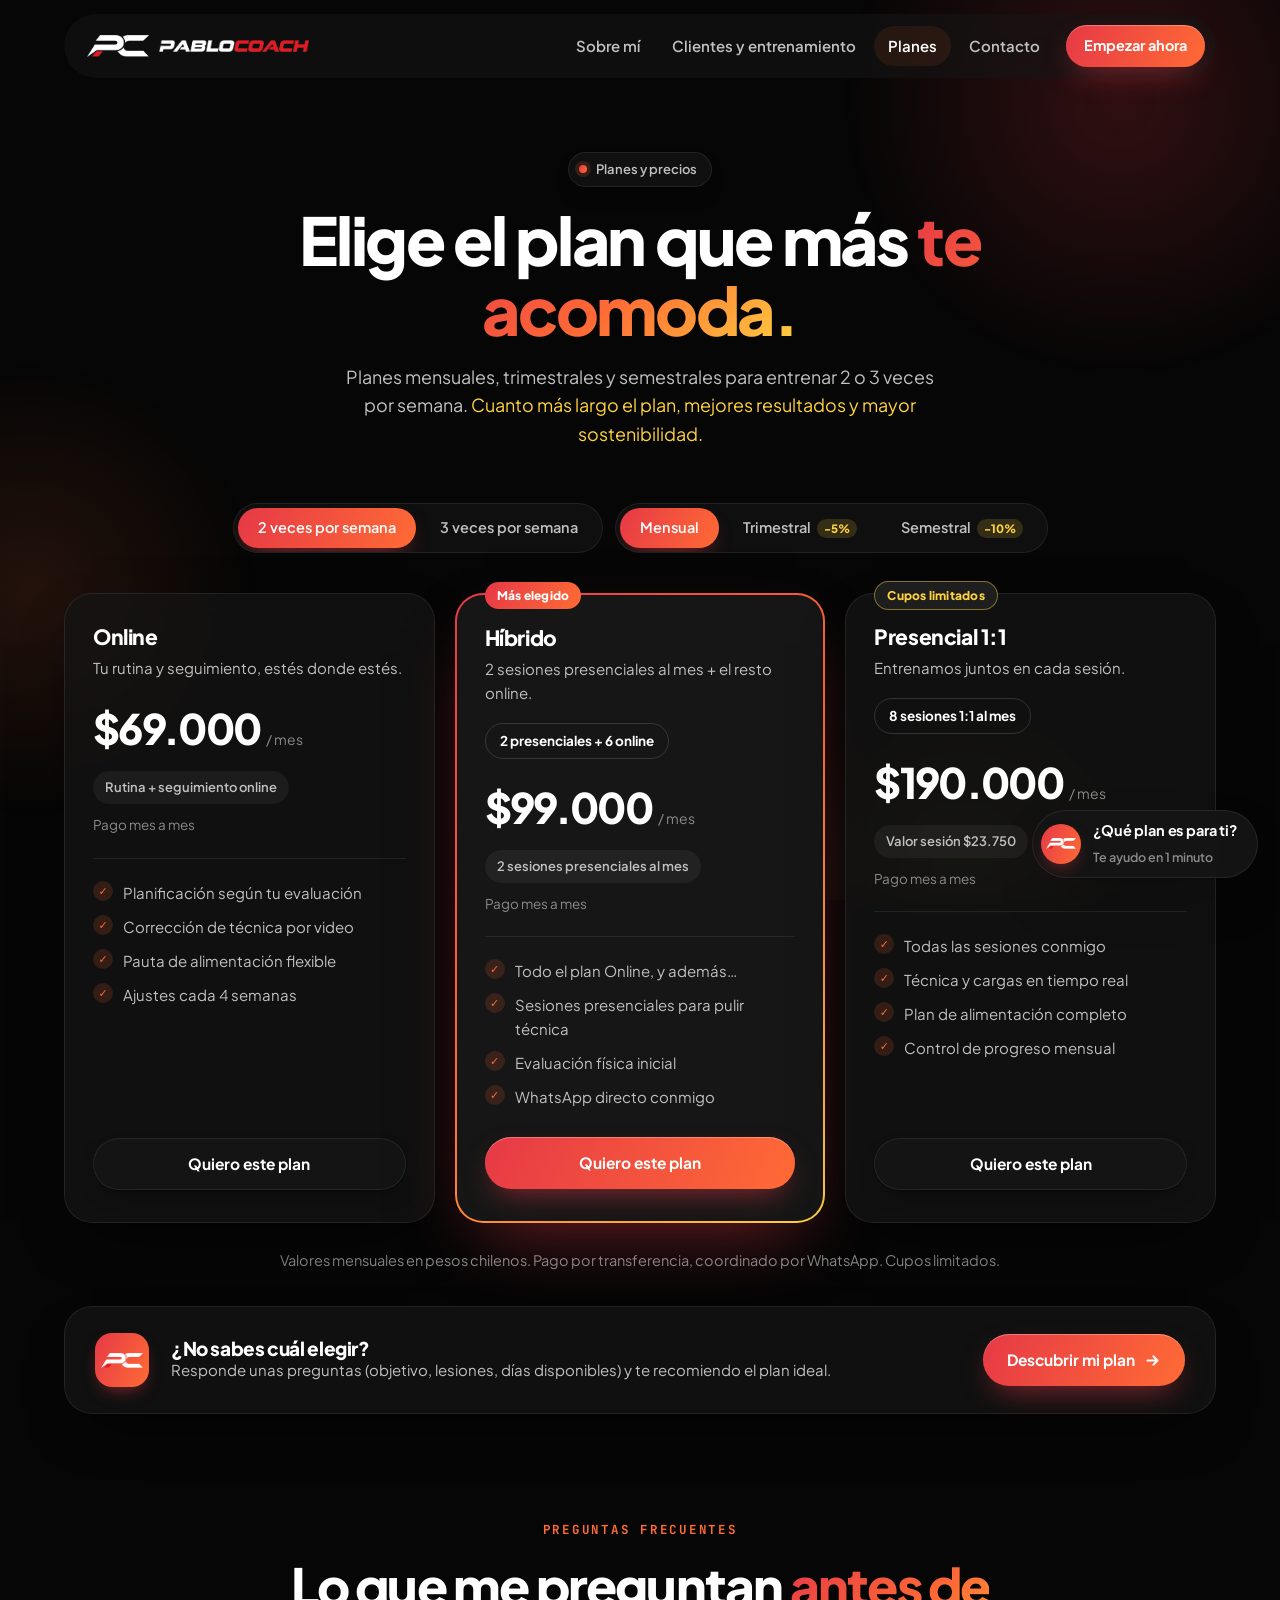
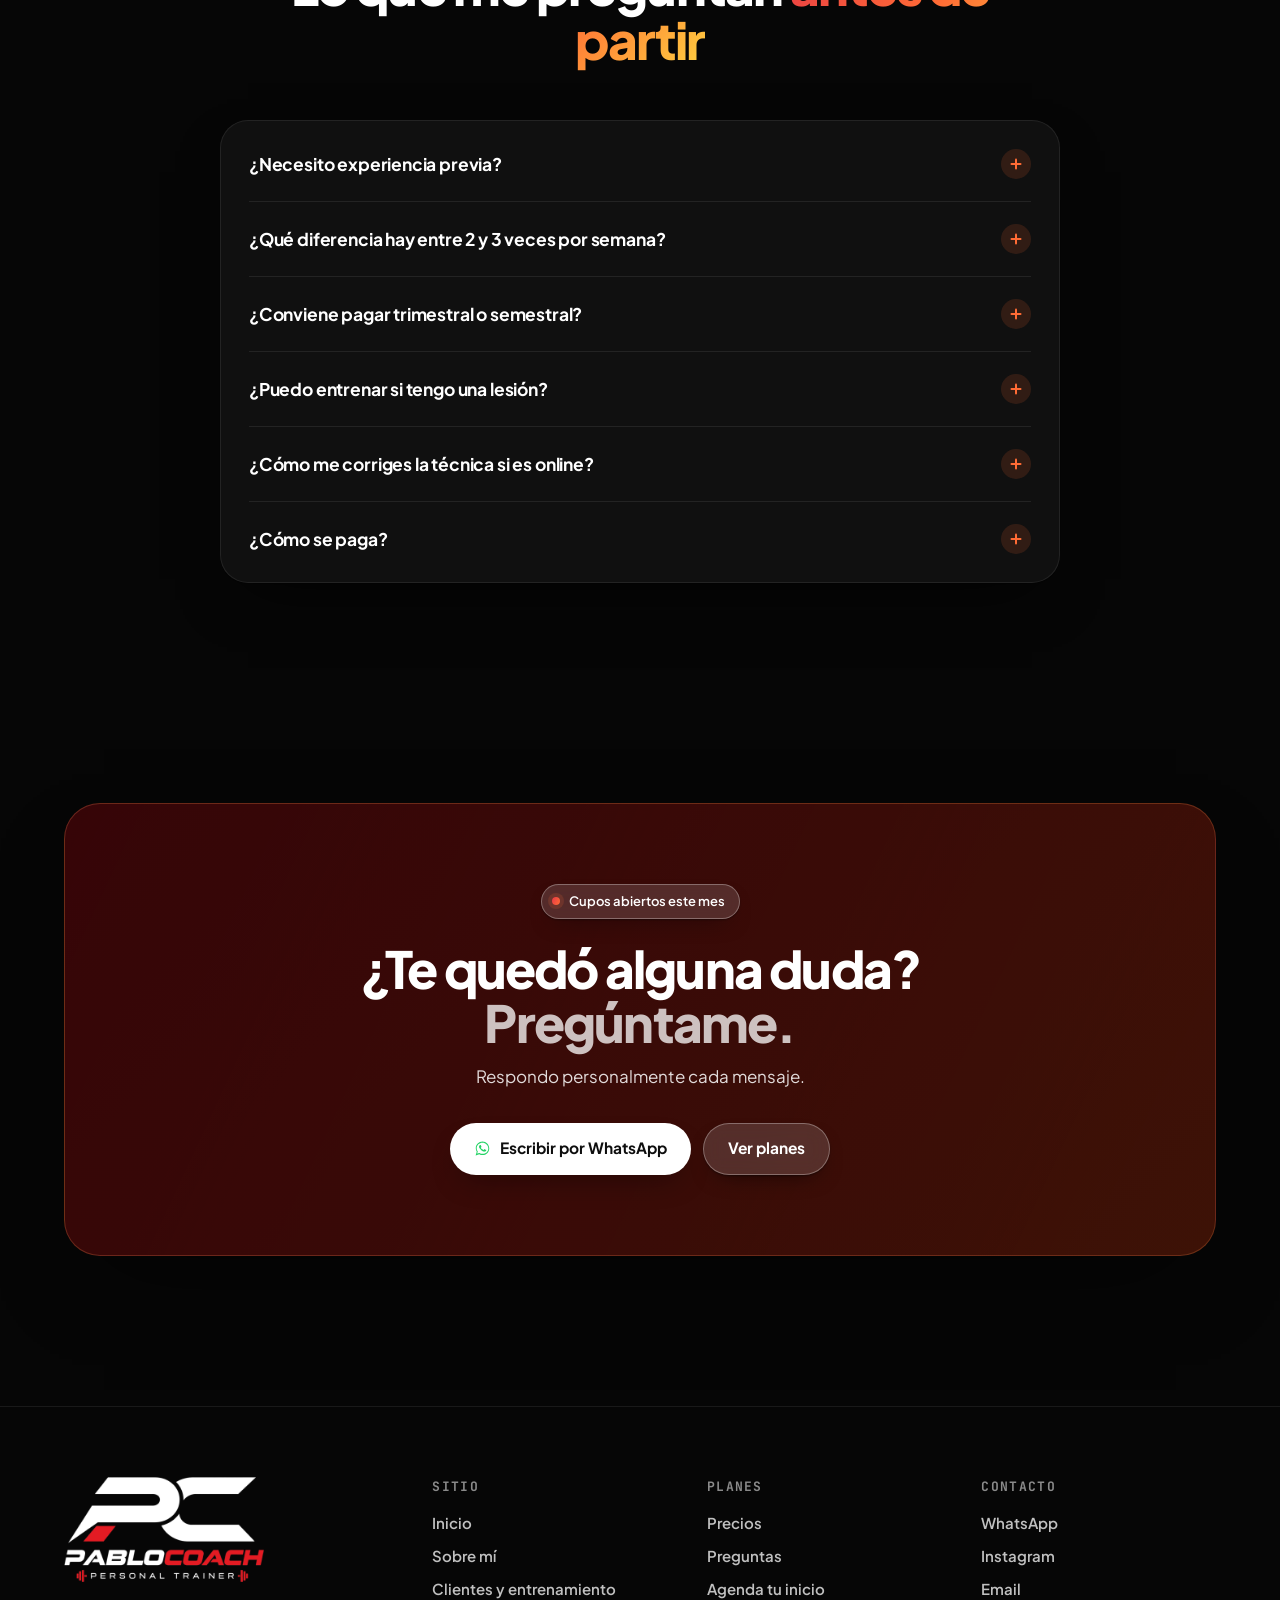
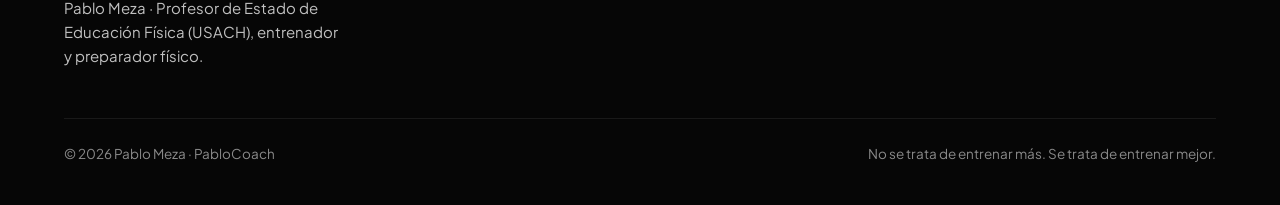
<file: planes.html>
<!doctype html>
<html lang="es">
<head>
  <meta charset="utf-8">
  <meta name="viewport" content="width=device-width, initial-scale=1">
  <title>Planes · PabloCoach</title>
  <meta name="description" content="Planes Online desde $69.000, Híbrido desde $99.000 y Presencial 1:1 desde $190.000 al mes. Mensual, trimestral o semestral.">
  <meta name="theme-color" content="#060606">
  <meta property="og:site_name" content="PabloCoach">
  <meta property="og:title" content="Planes · PabloCoach">
  <meta property="og:description" content="Planes Online desde $69.000, Híbrido desde $99.000 y Presencial 1:1 desde $190.000 al mes. Mensual, trimestral o semestral.">
  <meta property="og:type" content="website">
  <meta property="og:url" content="https://b3njjaman.github.io/pablocoach/">
  <meta property="og:image" content="https://b3njjaman.github.io/pablocoach/assets/img/og-pablocoach.jpg">
  <meta property="og:image:width" content="1200">
  <meta property="og:image:height" content="630">
  <meta property="og:image:alt" content="PabloCoach · Personal Trainer">
  <meta name="twitter:card" content="summary_large_image">
  <meta name="twitter:image" content="https://b3njjaman.github.io/pablocoach/assets/img/og-pablocoach.jpg">
  <link rel="icon" type="image/png" href="assets/img/favicon.png">
  <link rel="apple-touch-icon" href="assets/img/apple-touch-icon.png">
  <link rel="preconnect" href="https://fonts.googleapis.com">
  <link rel="preconnect" href="https://fonts.gstatic.com" crossorigin>
  <link href="https://fonts.googleapis.com/css2?family=Plus+Jakarta+Sans:wght@400;500;600;700;800&family=JetBrains+Mono:wght@500;700&display=swap" rel="stylesheet">
  <link rel="stylesheet" href="styles.css?v=202610081821">
</head>
<body>
<div class="blobs" aria-hidden="true"><i></i><i></i><i></i></div>
<header class="nav">
  <div class="wrap">
    <div class="nav-in">
      <a href="index.html" class="logo" aria-label="PabloCoach, inicio"><img class="logo-pc" src="assets/img/logo-pc.png" alt="" width="85" height="30"><img class="logo-txt" src="assets/img/logo-texto.png" alt="PabloCoach" width="185" height="15"></a>
      <nav class="nav-d" aria-label="Principal">
        <a href="sobre-mi.html">Sobre mí</a>
        <a href="clientes.html">Clientes y entrenamiento</a>
        <a href="planes.html" class="on" aria-current="page">Planes</a>
        <a href="contacto.html">Contacto</a>
        <a class="btn btn-p btn-s" data-wa="Hola Pablo! Quiero info para empezar a entrenar">Empezar ahora</a>
      </nav>
      <button class="burger" aria-label="Abrir menú" aria-expanded="false"><span></span><span></span></button>
    </div>
  </div>
</header>

<main>
<section class="page-hero" style="padding-bottom:60px">
  <div class="wrap">
    <div class="head center">
      <span class="badge in-1"><i></i>Planes y precios</span>
      <h1 class="in-2">Elige el plan que más <span class="grad">te acomoda.</span></h1>
      <p class="sub in-3">Planes mensuales, trimestrales y semestrales para entrenar 2 o 3 veces por semana. <span class="highlight">Cuanto más largo el plan, mejores resultados y mayor sostenibilidad.</span></p>
    </div>

  <div class="pricing">
    <div class="pick rev">
      <div class="vfilter" data-pick="veces" role="group" aria-label="Veces por semana">
        <button type="button" aria-pressed="true" data-v="2">2 veces por semana</button>
        <button type="button" aria-pressed="false" data-v="3">3 veces por semana</button>
      </div>
      <div class="vfilter" data-pick="periodo" role="group" aria-label="Período de pago">
        <button type="button" aria-pressed="true" data-v="mensual">Mensual</button>
        <button type="button" aria-pressed="false" data-v="trimestral">Trimestral<em>-5%</em></button>
        <button type="button" aria-pressed="false" data-v="semestral">Semestral<em>-10%</em></button>
      </div>
    </div>
    <div class="planes">
      <article class="plan card" data-plan="online">
        
        <h3>Online</h3>
        <p class="d">Tu rutina y seguimiento, estés donde estés.</p>
        <span class="ses" data-ses></span>
        <div class="pr"><b data-precio></b><span>/ mes</span></div>
        <span class="valor" data-valor></span>
        <p class="total" data-total></p>
        <ul>
          <li>Planificación según tu evaluación</li>
          <li>Corrección de técnica por video</li>
          <li>Pauta de alimentación flexible</li>
          <li>Ajustes cada 4 semanas</li>
        </ul>
        <a class="btn btn-g btn-w" data-wa-plan>Quiero este plan</a>
      </article>
      <article class="plan card hot" data-plan="hibrido">
        <span class="flag">Más elegido</span>
        <h3>Híbrido</h3>
        <p class="d">2 sesiones presenciales al mes + el resto online.</p>
        <span class="ses" data-ses></span>
        <div class="pr"><b data-precio></b><span>/ mes</span></div>
        <span class="valor" data-valor></span>
        <p class="total" data-total></p>
        <ul>
          <li>Todo el plan Online, y además…</li>
          <li>Sesiones presenciales para pulir técnica</li>
          <li>Evaluación física inicial</li>
          <li>WhatsApp directo conmigo</li>
        </ul>
        <a class="btn btn-p btn-w" data-wa-plan>Quiero este plan</a>
      </article>
      <article class="plan card" data-plan="presencial">
        <span class="flag flag-cupos">Cupos limitados</span>
        <h3>Presencial 1:1</h3>
        <p class="d">Entrenamos juntos en cada sesión.</p>
        <span class="ses" data-ses></span>
        <div class="pr"><b data-precio></b><span>/ mes</span></div>
        <span class="valor" data-valor></span>
        <p class="total" data-total></p>
        <ul>
          <li>Todas las sesiones conmigo</li>
          <li>Técnica y cargas en tiempo real</li>
          <li>Plan de alimentación completo</li>
          <li>Control de progreso mensual</li>
        </ul>
        <a class="btn btn-g btn-w" data-wa-plan>Quiero este plan</a>
      </article>
    </div>
  </div>
    <p class="note rev">Valores mensuales en pesos chilenos. Pago por transferencia, coordinado por WhatsApp. Cupos limitados.</p>

    <div class="assist card rev">
      <span class="np-av" aria-hidden="true"><img src="assets/img/logo-pc.png" alt=""></span>
      <div>
        <h3>¿No sabes cuál elegir?</h3>
        <p>Responde unas preguntas (objetivo, lesiones, días disponibles) y te recomiendo el plan ideal.</p>
      </div>
      <button class="btn btn-p" data-chat-open>Descubrir mi plan <svg viewBox="0 0 20 20" fill="none" stroke="currentColor" stroke-width="2.2" stroke-linecap="round" stroke-linejoin="round"><path d="M4 10h12M11 5l5 5-5 5"/></svg></button>
    </div>
  </div>
</section>

<section id="preguntas" style="padding-top:40px">
  <div class="wrap">
    <div class="head center">
      <span class="eyebrow rev">Preguntas frecuentes</span>
      <h2 class="rev">Lo que me preguntan <span class="grad">antes de partir</span></h2>
    </div>
    <div class="faq card rev">
      <details><summary>¿Necesito experiencia previa?<i></i></summary><p>No. Cada planificación parte de una evaluación de tu condición física, experiencia y disponibilidad. Desde ahí avanzamos de forma segura.</p></details>
      <details><summary>¿Qué diferencia hay entre 2 y 3 veces por semana?<i></i></summary><p>La cantidad de sesiones al mes: 8 o 12. Con 3 veces avanzas más rápido; con 2 es más fácil de sostener si tienes poco tiempo.</p></details>
      <details><summary>¿Conviene pagar trimestral o semestral?<i></i></summary><p>Si vas a entrenar en serio, sí: el trimestral tiene 5% de descuento y el semestral 10% sobre el valor mensual.</p></details>
      <details><summary>¿Puedo entrenar si tengo una lesión?<i></i></summary><p>Sí, adaptando los ejercicios. Si hay dolor que te limita o estás en tratamiento, partimos con el visto bueno de tu médico o kinesiólogo.</p></details>
      <details><summary>¿Cómo me corriges la técnica si es online?<i></i></summary><p>Me mandas videos de tus series por WhatsApp y te devuelvo correcciones concretas: postura, rango de movimiento y ritmo.</p></details>
      <details><summary>¿Cómo se paga?<i></i></summary><p>Por transferencia bancaria. Lo coordinamos por WhatsApp al momento de inscribirte.</p></details>
    </div>
  </div>
</section>

<section>
  <div class="wrap">
    <div class="cta-box rev">
      <video src="assets/video/c-curl-bayesiano.mp4" muted loop playsinline preload="none" data-auto aria-hidden="true"></video>
      <span class="badge" style="background:rgba(255,255,255,.14);border-color:rgba(255,255,255,.3);color:#fff"><i></i>Cupos abiertos este mes</span>
      <h2 style="margin-top:22px">¿Te quedó alguna duda? <span style="opacity:.75">Pregúntame.</span></h2>
      <p>Respondo personalmente cada mensaje.</p>
      <div class="ctas">
        <a class="btn btn-white" data-wa="Hola Pablo! Quiero empezar a entrenar contigo"><svg style="color:#25D366" viewBox="0 0 32 32" aria-hidden="true"><path fill="currentColor" d="M16 3C9 3 3.3 8.6 3.3 15.6c0 2.4.7 4.7 1.9 6.7L3 29l6.9-2.2c1.9 1 4 1.6 6.1 1.6 7 0 12.7-5.6 12.7-12.6S23 3 16 3zm0 23.1c-2 0-3.9-.5-5.6-1.6l-.4-.2-4.1 1.3 1.3-4-.3-.4c-1.2-1.8-1.8-3.8-1.8-5.9C5.1 9.9 10 5.2 16 5.2s10.9 4.8 10.9 10.6S22 26.1 16 26.1zm6-7.9c-.3-.2-1.9-.9-2.2-1s-.5-.2-.7.2-.8 1-1 1.2-.4.2-.7.1c-.3-.2-1.4-.5-2.6-1.6-1-.9-1.6-1.9-1.8-2.2-.2-.3 0-.5.1-.7l.5-.6c.2-.2.2-.4.3-.6.1-.2 0-.4 0-.6l-1-2.4c-.3-.6-.5-.5-.7-.5h-.6c-.2 0-.6.1-.9.4-.3.3-1.2 1.1-1.2 2.7s1.2 3.2 1.4 3.4c.2.2 2.4 3.6 5.7 5 .8.3 1.4.5 1.9.7.8.3 1.5.2 2.1.1.6-.1 1.9-.8 2.2-1.5.3-.7.3-1.4.2-1.5-.1-.2-.3-.3-.6-.4z"/></svg> Escribir por WhatsApp</a>
        <a class="btn btn-g" href="planes.html">Ver planes</a>
      </div>
    </div>
  </div>
</section>

</main>

<footer class="foot">
  <div class="wrap">
    <div class="foot-grid">
      <div>
        <a href="index.html" class="logo-foot" aria-label="PabloCoach, inicio"><img src="assets/img/logo-pablocoach.png" alt="PabloCoach · Personal Trainer" width="200" height="106" loading="lazy"></a>
        <p>Pablo Meza · Profesor de Estado de Educación Física (USACH), entrenador y preparador físico.</p>
      </div>
      <div>
        <h4>Sitio</h4>
        <ul>
          <li><a href="index.html">Inicio</a></li>
          <li><a href="sobre-mi.html">Sobre mí</a></li>
          <li><a href="clientes.html">Clientes y entrenamiento</a></li>
        </ul>
      </div>
      <div>
        <h4>Planes</h4>
        <ul>
          <li><a href="planes.html">Precios</a></li>
          <li><a href="planes.html#preguntas">Preguntas</a></li>
          <li><a href="contacto.html">Agenda tu inicio</a></li>
        </ul>
      </div>
      <div>
        <h4>Contacto</h4>
        <ul>
          <li><a data-wa="Hola Pablo!">WhatsApp</a></li>
          <li><a data-ig>Instagram</a></li>
          <li><a data-mail>Email</a></li>
        </ul>
      </div>
    </div>
    <div class="foot-bot">
      <span>© <span data-year></span> Pablo Meza · PabloCoach</span>
      <span>No se trata de entrenar más. Se trata de entrenar mejor.</span>
    </div>
  </div>
</footer>

<div class="lb" role="dialog" aria-label="Video">
  <button class="lb-x" aria-label="Cerrar">✕</button>
  <video playsinline loop disablepictureinpicture></video>
</div>

<script src="main.js?v=202610081821"></script>
<script src="chat.js?v=202610081821"></script>
</body>
</html>
</file>
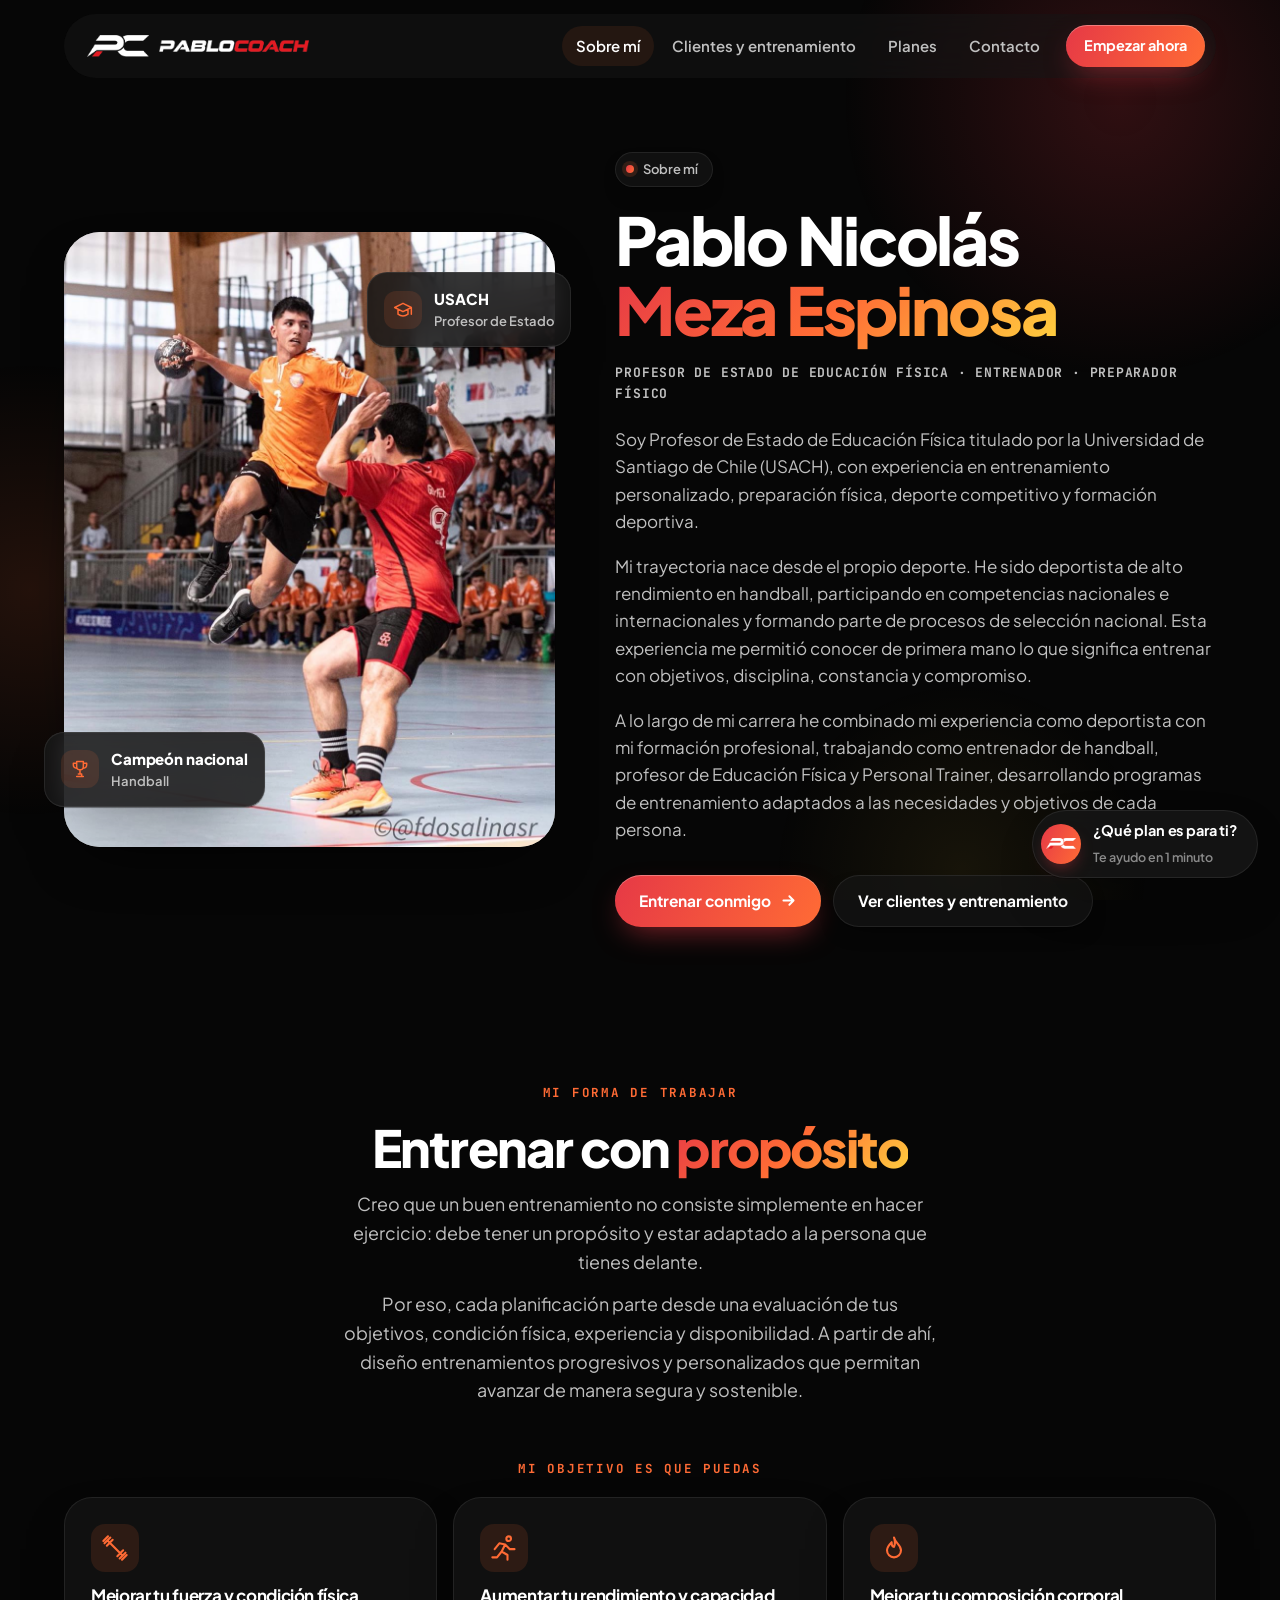
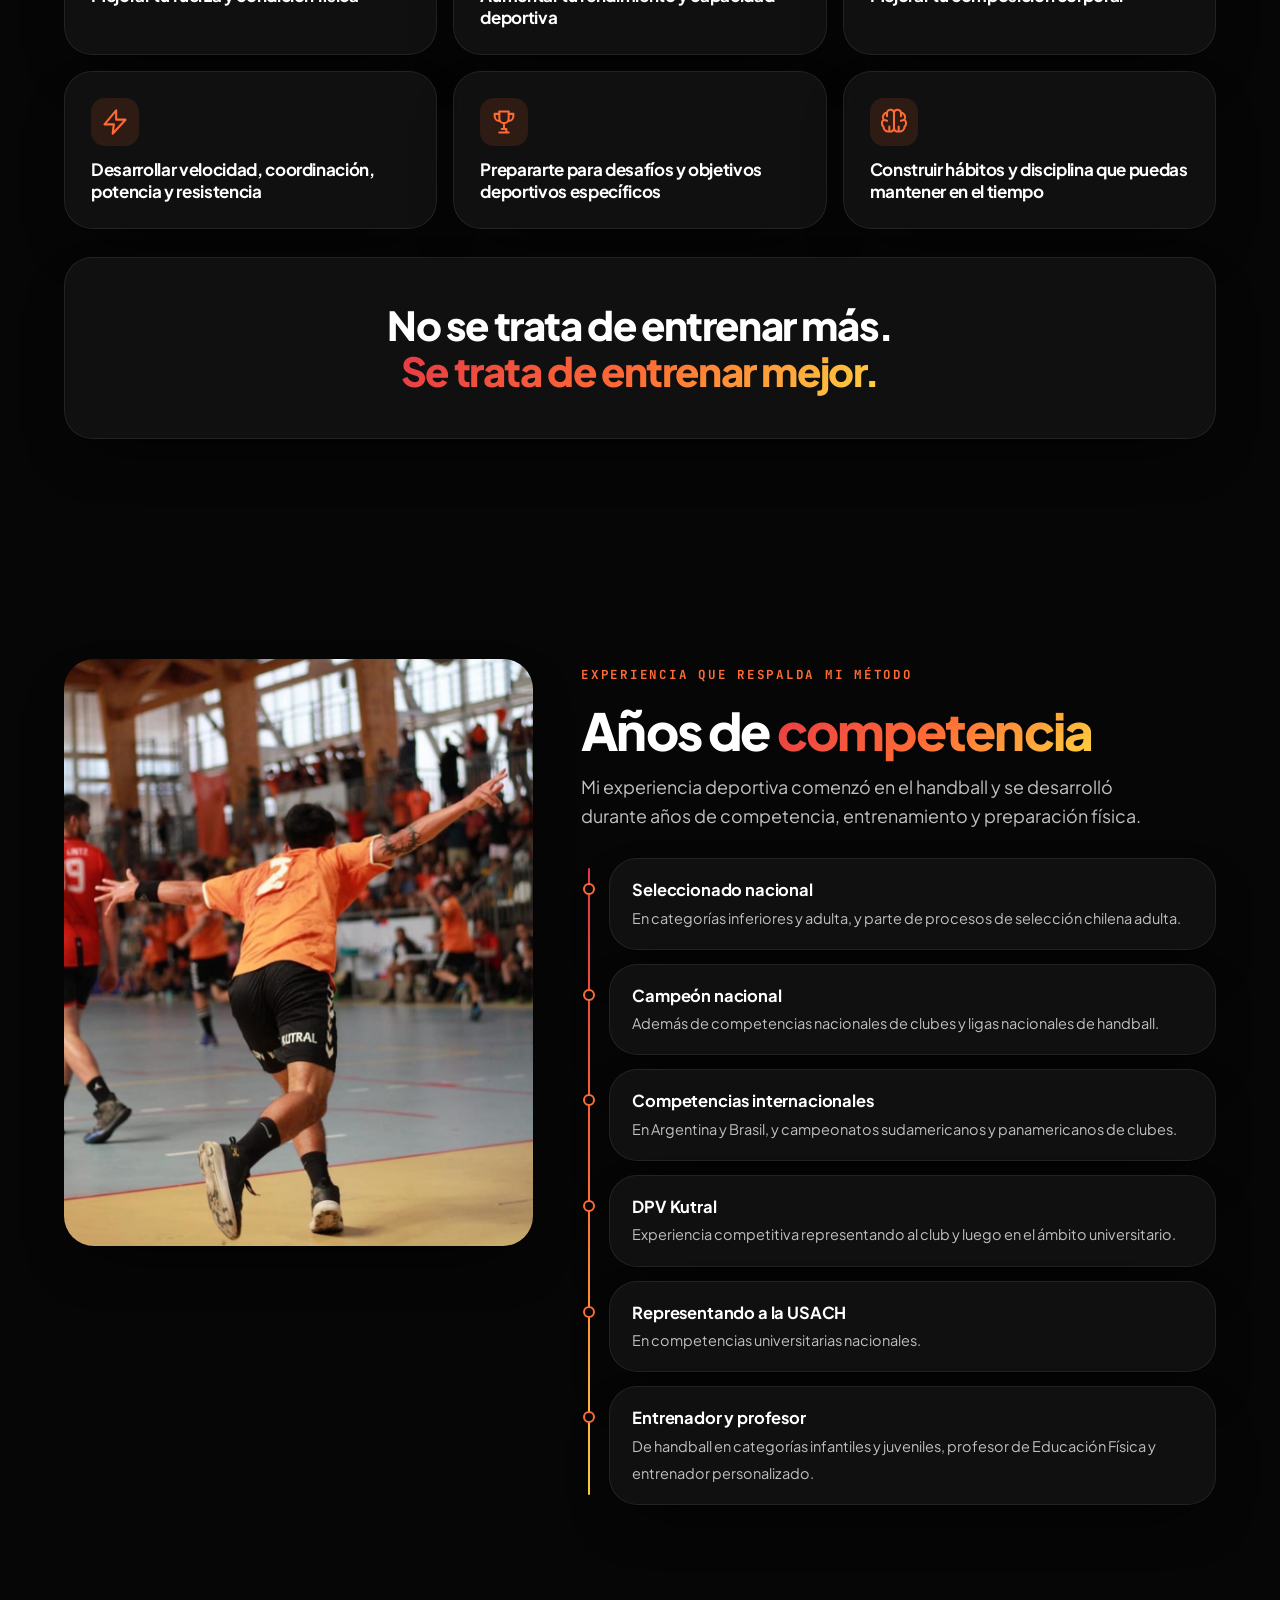
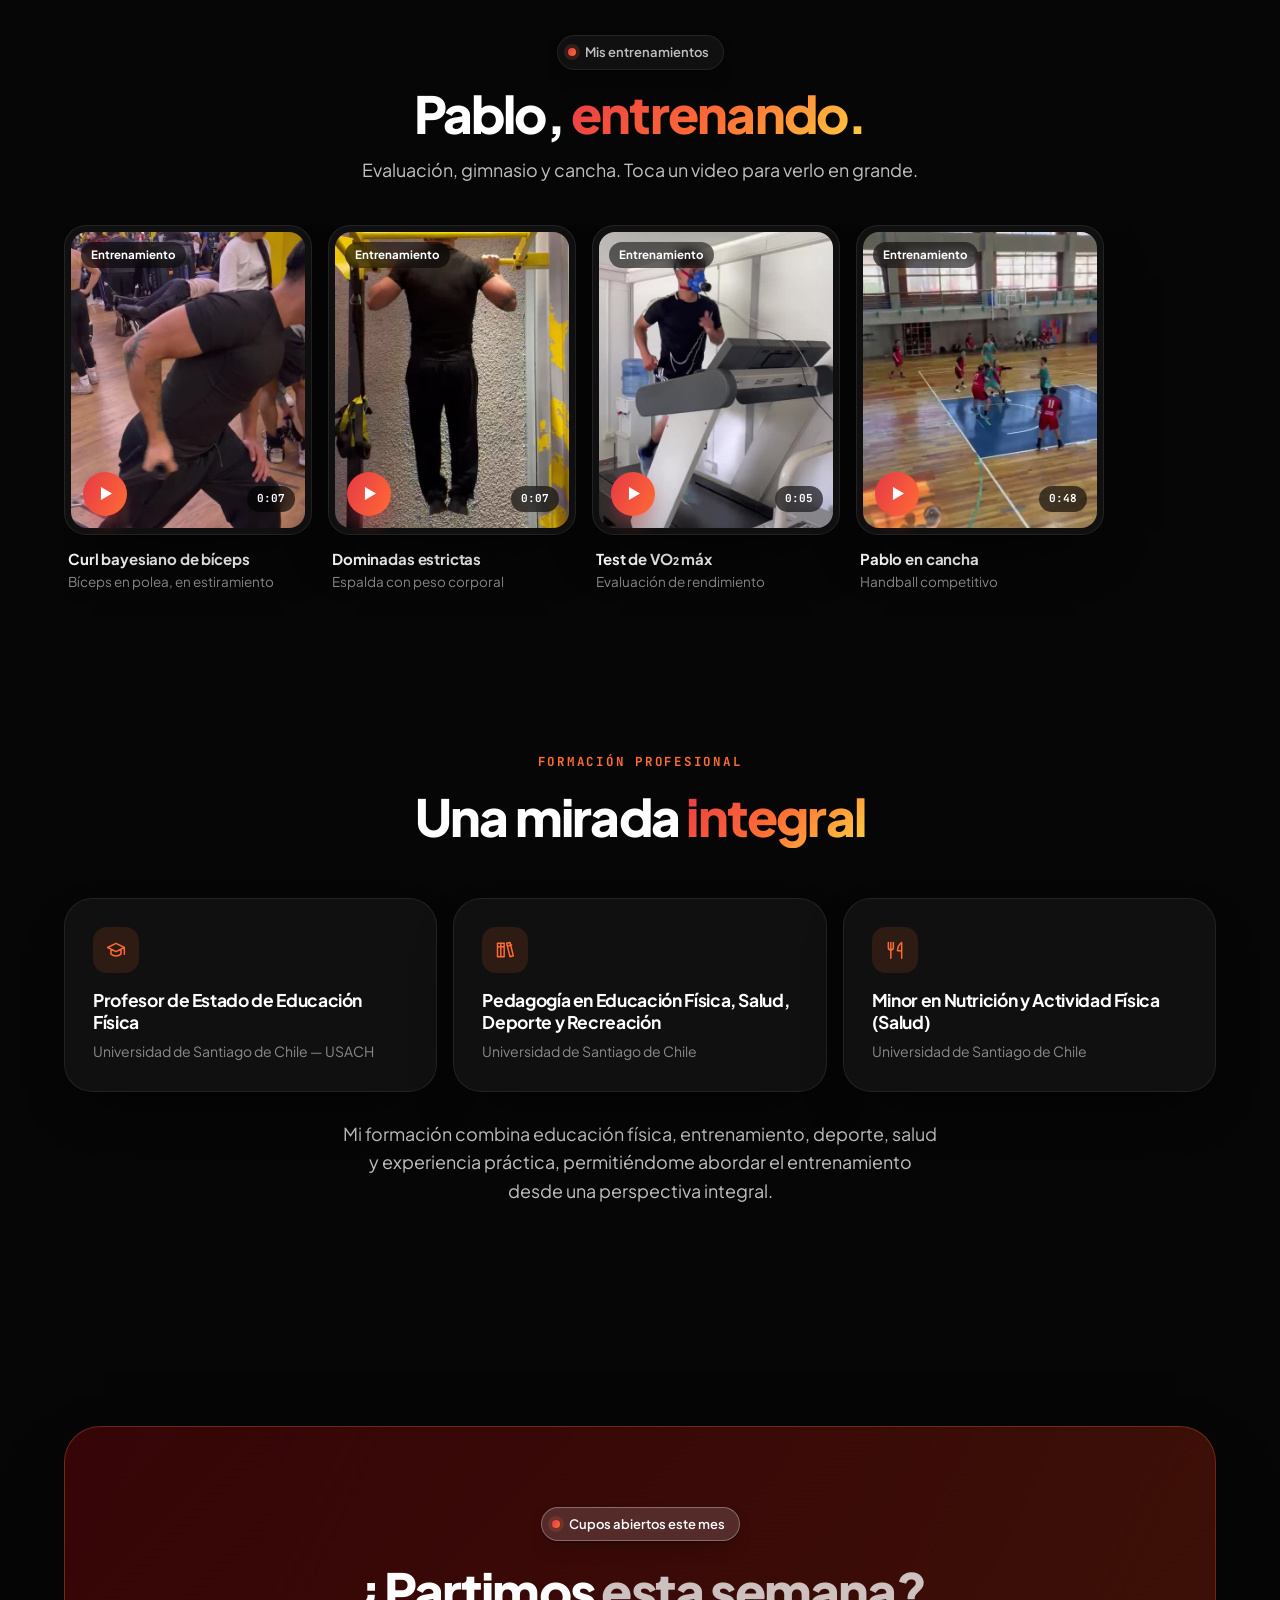
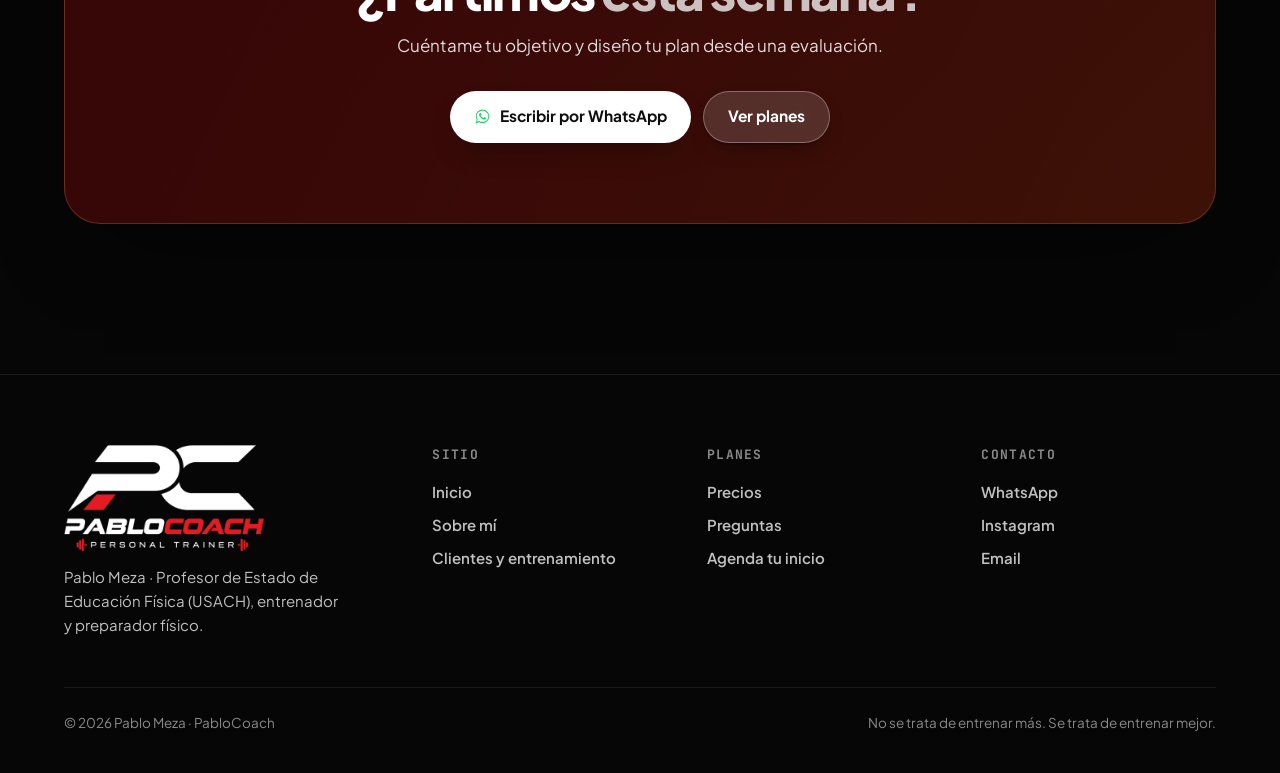
<file: sobre-mi.html>
<!doctype html>
<html lang="es">
<head>
  <meta charset="utf-8">
  <meta name="viewport" content="width=device-width, initial-scale=1">
  <title>Sobre mí · Pablo Meza</title>
  <meta name="description" content="Pablo Nicolás Meza Espinosa: Profesor de Estado de Educación Física (USACH), entrenador y preparador físico. Ex seleccionado nacional de handball.">
  <meta name="theme-color" content="#060606">
  <meta property="og:site_name" content="PabloCoach">
  <meta property="og:title" content="Sobre mí · Pablo Meza">
  <meta property="og:description" content="Pablo Nicolás Meza Espinosa: Profesor de Estado de Educación Física (USACH), entrenador y preparador físico. Ex seleccionado nacional de handball.">
  <meta property="og:type" content="website">
  <meta property="og:url" content="https://b3njjaman.github.io/pablocoach/">
  <meta property="og:image" content="https://b3njjaman.github.io/pablocoach/assets/img/og-pablocoach.jpg">
  <meta property="og:image:width" content="1200">
  <meta property="og:image:height" content="630">
  <meta property="og:image:alt" content="PabloCoach · Personal Trainer">
  <meta name="twitter:card" content="summary_large_image">
  <meta name="twitter:image" content="https://b3njjaman.github.io/pablocoach/assets/img/og-pablocoach.jpg">
  <link rel="icon" type="image/png" href="assets/img/favicon.png">
  <link rel="apple-touch-icon" href="assets/img/apple-touch-icon.png">
  <link rel="preconnect" href="https://fonts.googleapis.com">
  <link rel="preconnect" href="https://fonts.gstatic.com" crossorigin>
  <link href="https://fonts.googleapis.com/css2?family=Plus+Jakarta+Sans:wght@400;500;600;700;800&family=JetBrains+Mono:wght@500;700&display=swap" rel="stylesheet">
  <link rel="stylesheet" href="styles.css?v=202610081821">
</head>
<body>
<div class="blobs" aria-hidden="true"><i></i><i></i><i></i></div>
<header class="nav">
  <div class="wrap">
    <div class="nav-in">
      <a href="index.html" class="logo" aria-label="PabloCoach, inicio"><img class="logo-pc" src="assets/img/logo-pc.png" alt="" width="85" height="30"><img class="logo-txt" src="assets/img/logo-texto.png" alt="PabloCoach" width="185" height="15"></a>
      <nav class="nav-d" aria-label="Principal">
        <a href="sobre-mi.html" class="on" aria-current="page">Sobre mí</a>
        <a href="clientes.html">Clientes y entrenamiento</a>
        <a href="planes.html">Planes</a>
        <a href="contacto.html">Contacto</a>
        <a class="btn btn-p btn-s" data-wa="Hola Pablo! Quiero info para empezar a entrenar">Empezar ahora</a>
      </nav>
      <button class="burger" aria-label="Abrir menú" aria-expanded="false"><span></span><span></span></button>
    </div>
  </div>
</header>

<main>
<section class="page-hero">
  <div class="wrap about">
    <div class="portrait in-2">
      <img src="assets/img/pablo-handball-salto.jpg" alt="Pablo Meza lanzando en un partido de handball con la camiseta naranja número 2" width="1000" height="1250">
      <div class="float fl-a"><div class="fl-ico"><span><svg viewBox="0 0 24 24" fill="none" stroke="currentColor" stroke-width="1.8" stroke-linecap="round" stroke-linejoin="round" aria-hidden="true"><path d="M8 3h8v6a4 4 0 0 1-8 0V3ZM8 5H4v2a4 4 0 0 0 4 4m8-6h4v2a4 4 0 0 1-4 4m-4 2v5m-4 3h8m-6-3h4v3"/></svg></span><div><strong>Campeón nacional</strong>Handball</div></div></div>
      <div class="float fl-b"><div class="fl-ico"><span><svg viewBox="0 0 24 24" fill="none" stroke="currentColor" stroke-width="1.8" stroke-linecap="round" stroke-linejoin="round" aria-hidden="true"><path d="m2 9 10-5 10 5-10 5-10-5Zm4 2v6c4 3 8 3 12 0v-6m4-2v8"/></svg></span><div><strong>USACH</strong>Profesor de Estado</div></div></div>
    </div>
    <div>
      <span class="badge in-1"><i></i>Sobre mí</span>
      <h1 class="in-2">Pablo Nicolás<br><span class="grad">Meza Espinosa</span></h1>
      <p class="role in-3">Profesor de Estado de Educación Física · Entrenador · Preparador físico</p>
      <div class="in-4" style="margin-top:22px">
        <p>Soy Profesor de Estado de Educación Física titulado por la Universidad de Santiago de Chile (USACH), con experiencia en entrenamiento personalizado, preparación física, deporte competitivo y formación deportiva.</p>
        <p>Mi trayectoria nace desde el propio deporte. He sido deportista de alto rendimiento en handball, participando en competencias nacionales e internacionales y formando parte de procesos de selección nacional. Esta experiencia me permitió conocer de primera mano lo que significa entrenar con objetivos, disciplina, constancia y compromiso.</p>
        <p>A lo largo de mi carrera he combinado mi experiencia como deportista con mi formación profesional, trabajando como entrenador de handball, profesor de Educación Física y Personal Trainer, desarrollando programas de entrenamiento adaptados a las necesidades y objetivos de cada persona.</p>
      </div>
      <div class="ctas in-5">
        <a class="btn btn-p" data-wa="Hola Pablo! Quiero entrenar contigo">Entrenar conmigo <svg viewBox="0 0 20 20" fill="none" stroke="currentColor" stroke-width="2.2" stroke-linecap="round" stroke-linejoin="round"><path d="M4 10h12M11 5l5 5-5 5"/></svg></a>
        <a class="btn btn-g" href="clientes.html">Ver clientes y entrenamiento</a>
      </div>
    </div>
  </div>
</section>

<section>
  <div class="wrap">
    <div class="head center">
      <span class="eyebrow rev">Mi forma de trabajar</span>
      <h2 class="rev">Entrenar con <span class="grad">propósito</span></h2>
      <p class="sub rev">Creo que un buen entrenamiento no consiste simplemente en hacer ejercicio: debe tener un propósito y estar adaptado a la persona que tienes delante.</p>
      <p class="sub rev" style="margin-top:14px">Por eso, cada planificación parte desde una evaluación de tus objetivos, condición física, experiencia y disponibilidad. A partir de ahí, diseño entrenamientos progresivos y personalizados que permitan avanzar de manera segura y sostenible.</p>
    </div>
    <p class="eyebrow center rev" style="margin-bottom:18px">Mi objetivo es que puedas</p>
    <div class="goals">
      <article class="card goal rev"><span><svg viewBox="0 0 24 24" fill="none" stroke="currentColor" stroke-width="1.8" stroke-linecap="round" stroke-linejoin="round" aria-hidden="true"><path d="m6 6 12 12M3 8l5-5m8 18 5-5M2 6l4-4m12 20 4-4M5 10l5-5m4 14 5-5"/></svg></span><b>Mejorar tu fuerza y condición física</b></article>
      <article class="card goal rev"><span><svg viewBox="0 0 24 24" fill="none" stroke="currentColor" stroke-width="1.8" stroke-linecap="round" stroke-linejoin="round" aria-hidden="true"><circle cx="16" cy="4" r="2"/><path d="m4 13 4-5 5 1 4 4h4M13 9l-3 6 5 3v4M10 15l-4 5H2"/></svg></span><b>Aumentar tu rendimiento y capacidad deportiva</b></article>
      <article class="card goal rev"><span><svg viewBox="0 0 24 24" fill="none" stroke="currentColor" stroke-width="1.8" stroke-linecap="round" stroke-linejoin="round" aria-hidden="true"><path d="M12 3c1 5 6 6 6 11a6 6 0 0 1-12 0c0-3 2-5 4-7 0 3 1 4 2 4 1-2 1-5 0-8Z"/></svg></span><b>Mejorar tu composición corporal</b></article>
      <article class="card goal rev"><span><svg viewBox="0 0 24 24" fill="none" stroke="currentColor" stroke-width="1.8" stroke-linecap="round" stroke-linejoin="round" aria-hidden="true"><path d="m13 2-10 12h8l-1 8 11-12h-8z"/></svg></span><b>Desarrollar velocidad, coordinación, potencia y resistencia</b></article>
      <article class="card goal rev"><span><svg viewBox="0 0 24 24" fill="none" stroke="currentColor" stroke-width="1.8" stroke-linecap="round" stroke-linejoin="round" aria-hidden="true"><path d="M8 3h8v6a4 4 0 0 1-8 0V3ZM8 5H4v2a4 4 0 0 0 4 4m8-6h4v2a4 4 0 0 1-4 4m-4 2v5m-4 3h8m-6-3h4v3"/></svg></span><b>Prepararte para desafíos y objetivos deportivos específicos</b></article>
      <article class="card goal rev"><span><svg viewBox="0 0 24 24" fill="none" stroke="currentColor" stroke-width="1.8" stroke-linecap="round" stroke-linejoin="round" aria-hidden="true"><path d="M12 5a3 3 0 0 0-6-1 4 4 0 0 0-3 6 4 4 0 0 0 0 6 4 4 0 0 0 5 4 3 3 0 0 0 4-3V5Zm0 0a3 3 0 0 1 6-1 4 4 0 0 1 3 6 4 4 0 0 1 0 6 4 4 0 0 1-5 4 3 3 0 0 1-4-3M6 4v3m12-3v3M3 10l3 1m15-1-3 1M8 20v-4m8 4v-4"/></svg></span><b>Construir hábitos y disciplina que puedas mantener en el tiempo</b></article>
    </div>
    <div class="card big-quote rev">No se trata de entrenar más.<br><span class="grad">Se trata de entrenar mejor.</span></div>
  </div>
</section>

<section>
  <div class="wrap career">
    <div class="career-media">
      <img class="rev" src="assets/img/pablo-handball-celebra.jpg" alt="Pablo Meza celebrando un gol con la camiseta de Kutral" loading="lazy">
    </div>
    <div>
      <span class="eyebrow rev">Experiencia que respalda mi método</span>
      <h2 class="rev">Años de <span class="grad">competencia</span></h2>
      <p class="sub rev" style="margin-bottom:28px">Mi experiencia deportiva comenzó en el handball y se desarrolló durante años de competencia, entrenamiento y preparación física.</p>
      <ul class="timeline">
        <li class="card rev"><b>Seleccionado nacional</b><span>En categorías inferiores y adulta, y parte de procesos de selección chilena adulta.</span></li>
        <li class="card rev"><b>Campeón nacional</b><span>Además de competencias nacionales de clubes y ligas nacionales de handball.</span></li>
        <li class="card rev"><b>Competencias internacionales</b><span>En Argentina y Brasil, y campeonatos sudamericanos y panamericanos de clubes.</span></li>
        <li class="card rev"><b>DPV Kutral</b><span>Experiencia competitiva representando al club y luego en el ámbito universitario.</span></li>
        <li class="card rev"><b>Representando a la USACH</b><span>En competencias universitarias nacionales.</span></li>
        <li class="card rev"><b>Entrenador y profesor</b><span>De handball en categorías infantiles y juveniles, profesor de Educación Física y entrenador personalizado.</span></li>
      </ul>
    </div>
  </div>
</section>


<section style="padding-top:20px">
  <div class="wrap center">
    <span class="badge rev"><i></i>Mis entrenamientos</span>
    <h2 class="rev">Pablo, <span class="grad">entrenando.</span></h2>
    <p class="sub rev">Evaluación, gimnasio y cancha. Toca un video para verlo en grande.</p>
  </div>
  <div class="wrap">
    <ul class="vrow" id="videos-pablo">
      <li><button class="vcard" data-src="assets/video/c-curl-bayesiano.mp4" aria-label="Ver video: Curl bayesiano de bíceps">
        <span class="fr"><img src="assets/img/c-curl-bayesiano.jpg" alt="" loading="lazy"><span class="tg">Entrenamiento</span><span class="pl"><svg viewBox="0 0 12 14"><path fill="currentColor" d="M0 0l12 7-12 7z"/></svg></span><span class="du">0:07</span></span>
        <b>Curl bayesiano de bíceps</b><small>Bíceps en polea, en estiramiento</small></button></li>
      <li><button class="vcard" data-src="assets/video/cliente-dominadas.mp4" aria-label="Ver video: Dominadas estrictas">
        <span class="fr"><img src="assets/img/cliente-dominadas.jpg" alt="" loading="lazy"><span class="tg">Entrenamiento</span><span class="pl"><svg viewBox="0 0 12 14"><path fill="currentColor" d="M0 0l12 7-12 7z"/></svg></span><span class="du">0:07</span></span>
        <b>Dominadas estrictas</b><small>Espalda con peso corporal</small></button></li>
      <li><button class="vcard" data-src="assets/video/evaluacion-vo2.mp4" aria-label="Ver video: Test de VO₂ máx">
        <span class="fr"><img src="assets/img/evaluacion-vo2.jpg" alt="" loading="lazy"><span class="tg">Entrenamiento</span><span class="pl"><svg viewBox="0 0 12 14"><path fill="currentColor" d="M0 0l12 7-12 7z"/></svg></span><span class="du">0:05</span></span>
        <b>Test de VO₂ máx</b><small>Evaluación de rendimiento</small></button></li>
      <li><button class="vcard" data-src="assets/video/handball-partido.mp4" aria-label="Ver video: Pablo en cancha">
        <span class="fr"><img src="assets/img/handball-partido.jpg" alt="" loading="lazy"><span class="tg">Entrenamiento</span><span class="pl"><svg viewBox="0 0 12 14"><path fill="currentColor" d="M0 0l12 7-12 7z"/></svg></span><span class="du">0:48</span></span>
        <b>Pablo en cancha</b><small>Handball competitivo</small></button></li>
    </ul>
  </div>
</section>

<section style="padding-top:20px">
  <div class="wrap">
    <div class="head center">
      <span class="eyebrow rev">Formación profesional</span>
      <h2 class="rev">Una mirada <span class="grad">integral</span></h2>
    </div>
    <div class="edu">
      <article class="card rev"><span class="ico"><svg viewBox="0 0 24 24" fill="none" stroke="currentColor" stroke-width="1.8" stroke-linecap="round" stroke-linejoin="round" aria-hidden="true"><path d="m2 9 10-5 10 5-10 5-10-5Zm4 2v6c4 3 8 3 12 0v-6m4-2v8"/></svg></span><b>Profesor de Estado de Educación Física</b><small>Universidad de Santiago de Chile — USACH</small></article>
      <article class="card rev"><span class="ico"><svg viewBox="0 0 24 24" fill="none" stroke="currentColor" stroke-width="1.8" stroke-linecap="round" stroke-linejoin="round" aria-hidden="true"><path d="M3 4h4v16H3zM7 4h4v16H7zM14 4l4-1 4 16-4 1zM3 8h8m5-1 4-1"/></svg></span><b>Pedagogía en Educación Física, Salud, Deporte y Recreación</b><small>Universidad de Santiago de Chile</small></article>
      <article class="card rev"><span class="ico"><svg viewBox="0 0 24 24" fill="none" stroke="currentColor" stroke-width="1.8" stroke-linecap="round" stroke-linejoin="round" aria-hidden="true"><path d="M4 3v6a3 3 0 0 0 6 0V3M7 3v19M20 3c-4 3-5 7-5 10h5m0-10v19"/></svg></span><b>Minor en Nutrición y Actividad Física (Salud)</b><small>Universidad de Santiago de Chile</small></article>
    </div>
    <p class="sub center rev" style="margin:28px auto 0">Mi formación combina educación física, entrenamiento, deporte, salud y experiencia práctica, permitiéndome abordar el entrenamiento desde una perspectiva integral.</p>
  </div>
</section>

<section>
  <div class="wrap">
    <div class="cta-box rev">
      <video src="assets/video/handball-corto.mp4" muted loop playsinline preload="none" data-auto aria-hidden="true"></video>
      <span class="badge" style="background:rgba(255,255,255,.14);border-color:rgba(255,255,255,.3);color:#fff"><i></i>Cupos abiertos este mes</span>
      <h2 style="margin-top:22px">¿Partimos <span style="opacity:.75">esta semana?</span></h2>
      <p>Cuéntame tu objetivo y diseño tu plan desde una evaluación.</p>
      <div class="ctas">
        <a class="btn btn-white" data-wa="Hola Pablo! Quiero empezar a entrenar contigo"><svg style="color:#25D366" viewBox="0 0 32 32" aria-hidden="true"><path fill="currentColor" d="M16 3C9 3 3.3 8.6 3.3 15.6c0 2.4.7 4.7 1.9 6.7L3 29l6.9-2.2c1.9 1 4 1.6 6.1 1.6 7 0 12.7-5.6 12.7-12.6S23 3 16 3zm0 23.1c-2 0-3.9-.5-5.6-1.6l-.4-.2-4.1 1.3 1.3-4-.3-.4c-1.2-1.8-1.8-3.8-1.8-5.9C5.1 9.9 10 5.2 16 5.2s10.9 4.8 10.9 10.6S22 26.1 16 26.1zm6-7.9c-.3-.2-1.9-.9-2.2-1s-.5-.2-.7.2-.8 1-1 1.2-.4.2-.7.1c-.3-.2-1.4-.5-2.6-1.6-1-.9-1.6-1.9-1.8-2.2-.2-.3 0-.5.1-.7l.5-.6c.2-.2.2-.4.3-.6.1-.2 0-.4 0-.6l-1-2.4c-.3-.6-.5-.5-.7-.5h-.6c-.2 0-.6.1-.9.4-.3.3-1.2 1.1-1.2 2.7s1.2 3.2 1.4 3.4c.2.2 2.4 3.6 5.7 5 .8.3 1.4.5 1.9.7.8.3 1.5.2 2.1.1.6-.1 1.9-.8 2.2-1.5.3-.7.3-1.4.2-1.5-.1-.2-.3-.3-.6-.4z"/></svg> Escribir por WhatsApp</a>
        <a class="btn btn-g" href="planes.html">Ver planes</a>
      </div>
    </div>
  </div>
</section>

</main>

<footer class="foot">
  <div class="wrap">
    <div class="foot-grid">
      <div>
        <a href="index.html" class="logo-foot" aria-label="PabloCoach, inicio"><img src="assets/img/logo-pablocoach.png" alt="PabloCoach · Personal Trainer" width="200" height="106" loading="lazy"></a>
        <p>Pablo Meza · Profesor de Estado de Educación Física (USACH), entrenador y preparador físico.</p>
      </div>
      <div>
        <h4>Sitio</h4>
        <ul>
          <li><a href="index.html">Inicio</a></li>
          <li><a href="sobre-mi.html">Sobre mí</a></li>
          <li><a href="clientes.html">Clientes y entrenamiento</a></li>
        </ul>
      </div>
      <div>
        <h4>Planes</h4>
        <ul>
          <li><a href="planes.html">Precios</a></li>
          <li><a href="planes.html#preguntas">Preguntas</a></li>
          <li><a href="contacto.html">Agenda tu inicio</a></li>
        </ul>
      </div>
      <div>
        <h4>Contacto</h4>
        <ul>
          <li><a data-wa="Hola Pablo!">WhatsApp</a></li>
          <li><a data-ig>Instagram</a></li>
          <li><a data-mail>Email</a></li>
        </ul>
      </div>
    </div>
    <div class="foot-bot">
      <span>© <span data-year></span> Pablo Meza · PabloCoach</span>
      <span>No se trata de entrenar más. Se trata de entrenar mejor.</span>
    </div>
  </div>
</footer>

<div class="lb" role="dialog" aria-label="Video">
  <button class="lb-x" aria-label="Cerrar">✕</button>
  <video playsinline loop disablepictureinpicture></video>
</div>

<script src="main.js?v=202610081821"></script>
<script src="chat.js?v=202610081821"></script>
</body>
</html>
</file>
<file: styles.css>
/* ═══════════════════════════════════════════════
   PABLOCOACH — styles.css
   Claro, vidrio esmerilado, degradado azul eléctrico
   ═══════════════════════════════════════════════ */

:root {
  color-scheme: dark;
  --bg: #060606;
  --dark: #0e0e0e;
  --dark2: #161616;
  --dark3: #1e1e1e;
  --ink: #ffffff;
  --ink2: #c0c0c0;
  --ink3: #8a8a8a;
  --line: rgba(255, 255, 255, .08);
  --rojo: #e63946;
  --acento: #ff6b35;
  --amarillo: #ffd23f;
  --check: #ff6b35;
  --grad: linear-gradient(135deg, #e63946, #ff6b35, #ffd23f);
  --grad-btn: linear-gradient(115deg, #e63946 0%, #ff6b35 100%);
  --glass: rgba(22, 22, 22, .72);
  --glass-bd: rgba(255, 255, 255, .08);
  --sh: 0 1px 1px rgba(0, 0, 0, .4), 0 24px 60px -28px rgba(0, 0, 0, .9);
  --sh-s: 0 1px 2px rgba(0, 0, 0, .4), 0 10px 24px -14px rgba(0, 0, 0, .8);
  --g: 24px;
  --r: 28px;
  --ease: cubic-bezier(.22, .8, .24, 1);
  --mono: 'JetBrains Mono', ui-monospace, monospace;
}

*, *::before, *::after { margin: 0; padding: 0; box-sizing: border-box; }
html { overflow-x: clip; scroll-behavior: smooth; -webkit-text-size-adjust: 100%; }
body {
  background: var(--bg);
  color: var(--ink);
  font-family: 'Plus Jakarta Sans', system-ui, -apple-system, sans-serif;
  font-size: 17px;
  line-height: 1.6;
  -webkit-font-smoothing: antialiased;
  overflow-x: clip;
}
a { color: inherit; text-decoration: none; }
img, video, svg { display: block; max-width: 100%; }
button { font: inherit; color: inherit; border: 0; background: none; cursor: pointer; }
ul, ol { list-style: none; }

.wrap { max-width: 1200px; margin: 0 auto; padding: 0 var(--g); }

/* Fondo con manchas de luz */
.blobs { position: fixed; inset: 0; z-index: -1; pointer-events: none; overflow: hidden; }
.blobs i { position: absolute; border-radius: 50%; opacity: .55; }
.blobs i:nth-child(1) { width: 560px; height: 560px; background: radial-gradient(circle, rgba(230, 57, 70, .35), transparent 70%); top: -180px; right: -120px; }
.blobs i:nth-child(2) { width: 460px; height: 460px; background: radial-gradient(circle, rgba(255, 107, 53, .22), transparent 70%); top: 40%; left: -200px; }
.blobs i:nth-child(3) { width: 380px; height: 380px; background: radial-gradient(circle, rgba(255, 210, 63, .18), transparent 70%); bottom: -160px; right: 10%; opacity: .4; }

/* ── Tipografía ── */
h1, h2, h3 { font-weight: 800; letter-spacing: -.035em; line-height: 1.06; color: var(--ink); }
h1 { font-size: clamp(40px, 6vw, 76px); }
h2 { font-size: clamp(30px, 4vw, 52px); margin: 16px 0; }
h3 { font-size: 21px; letter-spacing: -.02em; }
.grad { background: var(--grad); -webkit-background-clip: text; background-clip: text; color: transparent; }
.sub { font-size: clamp(16.5px, 1.4vw, 19px); color: var(--ink2); max-width: 600px; }
.mono { font-family: var(--mono); }
.center { text-align: center; }
.center .sub { margin-inline: auto; }

.badge {
  display: inline-flex; align-items: center; gap: 9px;
  padding: 6px 14px 6px 10px; border-radius: 999px;
  background: var(--glass); border: 1px solid var(--glass-bd);
  box-shadow: var(--sh-s); backdrop-filter: blur(10px);
  font-size: 13px; font-weight: 600; color: var(--ink2);
}
.badge i { width: 8px; height: 8px; border-radius: 50%; background: var(--grad-btn); box-shadow: 0 0 0 4px rgba(255, 107, 53, .15); animation: pulse 2s infinite; }
@keyframes pulse { 50% { box-shadow: 0 0 0 7px rgba(255, 107, 53, 0); } }

.eyebrow { font-family: var(--mono); font-size: 12.5px; font-weight: 700; letter-spacing: .14em; text-transform: uppercase; color: var(--acento); }

/* ── Botones ── */
.btn {
  position: relative; display: inline-flex; align-items: center; justify-content: center; gap: 9px;
  height: 52px; padding: 0 24px; border-radius: 999px;
  font-weight: 700; font-size: 15.5px; white-space: nowrap; cursor: pointer;
  transition: box-shadow .3s var(--ease), transform .2s var(--ease), background .3s;
}
.btn:active { transform: scale(.97); }
.btn svg { width: 17px; height: 17px; }
.btn-p { color: #fff; background: var(--grad-btn); box-shadow: 0 12px 30px -10px rgba(230, 57, 70, .6), inset 0 1px 0 rgba(255, 255, 255, .3); }
.btn-p:hover { box-shadow: 0 18px 40px -10px rgba(230, 57, 70, .75), inset 0 1px 0 rgba(255, 255, 255, .3); }
.btn-g { color: var(--ink); background: var(--glass); border: 1px solid var(--glass-bd); box-shadow: var(--sh-s); backdrop-filter: blur(10px); }
.btn-g:hover { box-shadow: var(--sh); }
.btn-s { height: 42px; padding: 0 18px; font-size: 14.5px; }
.btn-w { width: 100%; }
.ctas { display: flex; gap: 12px; flex-wrap: wrap; margin-top: 32px; }

/* ── Tarjeta de vidrio ── */
.card {
  background: var(--glass); border: 1px solid var(--glass-bd);
  border-radius: var(--r); box-shadow: var(--sh); backdrop-filter: blur(14px);
}

/* ── Navegación ── */
.nav { position: sticky; top: 0; z-index: 50; padding: 14px 0; transition: padding .3s var(--ease); }
.nav-in {
  display: flex; align-items: center; gap: 18px;
  padding: 10px 10px 10px 22px; border-radius: 999px;
  background: rgba(22, 22, 22, .55); border: 1px solid transparent;
  backdrop-filter: blur(16px); transition: all .4s var(--ease);
}
.nav.scrolled .nav-in { background: rgba(22, 22, 22, .82); border-color: var(--glass-bd); box-shadow: var(--sh-s); }
.logo { display: flex; align-items: center; gap: 10px; font-weight: 800; letter-spacing: -.03em; font-size: 18px; }
.logo b { display: grid; place-items: center; width: 34px; height: 34px; border-radius: 11px; background: var(--grad-btn); color: #fff; font-size: 14px; letter-spacing: 0; box-shadow: 0 8px 18px -8px rgba(230, 57, 70, .7); }
.nav-d { margin-left: auto; display: flex; align-items: center; gap: 4px; font-size: 15px; font-weight: 600; }
.nav-d a:not(.btn) { padding: 8px 14px; border-radius: 999px; color: var(--ink2); transition: color .2s, background .2s; }
.nav-d a:not(.btn):hover { color: var(--ink); background: rgba(255, 255, 255, .05); }
.nav-d a.on { color: var(--ink); background: rgba(255, 107, 53, .09); }
.nav-d .btn { margin-left: 8px; }
.burger { display: none; margin-left: auto; width: 44px; height: 44px; border-radius: 50%; background: var(--glass); border: 1px solid var(--glass-bd); position: relative; }
.burger span { position: absolute; left: 13px; width: 18px; height: 2px; border-radius: 2px; background: var(--ink); transition: transform .35s var(--ease), top .35s var(--ease); }
.burger span:nth-child(1) { top: 17px; }
.burger span:nth-child(2) { top: 25px; }
.nav.open .burger span:nth-child(1) { top: 21px; transform: rotate(45deg); }
.nav.open .burger span:nth-child(2) { top: 21px; transform: rotate(-45deg); }

/* ── Secciones ── */
section { padding: 110px 0; position: relative; }
.head { max-width: 720px; margin-bottom: 54px; }
.head.center { margin-inline: auto; }

/* ── Hero ── */
.hero { padding: 60px 0 90px; }
.hero-grid { display: grid; grid-template-columns: 1.05fr .95fr; gap: 48px; align-items: center; }
.hero h1 { margin: 22px 0 22px; }
.ticks { display: flex; flex-wrap: wrap; gap: 10px 22px; margin-top: 30px; font-size: 14.5px; font-weight: 600; color: var(--ink2); }
.ticks li { display: flex; align-items: center; gap: 8px; }
.ticks li::before, .check li::before, .plan li::before {
  content: '✓'; flex: none; width: 20px; height: 20px; border-radius: 50%;
  background: rgba(255, 107, 53, .15); color: var(--check);
  font-size: 11px; font-weight: 800; display: grid; place-items: center;
}

/* Collage de maquetas */
.stage { position: relative; height: 620px; }
.phone {
  position: absolute; overflow: hidden; border-radius: 36px; background: #000;
  border: 7px solid #000; box-shadow: 0 40px 80px -30px rgba(0, 0, 0, .9), 0 0 0 1px rgba(255, 255, 255, .12);
}
.phone video, .phone img { width: 100%; height: 100%; object-fit: cover; border-radius: 29px; }
.phone::before { content: ''; position: absolute; top: 9px; left: 50%; translate: -50% 0; width: 74px; height: 20px; border-radius: 20px; background: #000; z-index: 2; }
.ph-main { width: 300px; height: 560px; left: 50%; top: 20px; translate: -38% 0; z-index: 2; }
.ph-back { width: 210px; height: 390px; left: 0; top: 150px; rotate: -7deg; opacity: .95; z-index: 1; }
.float {
  position: absolute; z-index: 3; padding: 14px 16px; border-radius: 20px;
  background: rgba(22, 22, 22, .86); border: 1px solid var(--glass-bd);
  box-shadow: var(--sh); backdrop-filter: blur(14px);
  font-size: 13px; font-weight: 600; color: var(--ink2);
  animation: bob 6s ease-in-out infinite;
}
.float strong { display: block; color: var(--ink); font-size: 15px; font-weight: 800; letter-spacing: -.01em; }
.float .mono { font-size: 12px; color: var(--check); font-weight: 700; }
.fl-1 { top: 60px; right: -6px; }
.fl-2 { bottom: 70px; right: 0; animation-delay: -2s; }
.fl-3 { bottom: 20px; left: 20px; animation-delay: -4s; }
.fl-ico { display: flex; align-items: center; gap: 12px; }
.fl-ico span { width: 38px; height: 38px; border-radius: 12px; display: grid; place-items: center; color: var(--acento); flex: none; background: rgba(255, 107, 53, .12); }
.bar { height: 6px; border-radius: 6px; background: rgba(255, 255, 255, .07); margin-top: 8px; overflow: hidden; width: 150px; }
.bar i { display: block; height: 100%; width: 78%; border-radius: inherit; background: var(--grad-btn); }
@keyframes bob { 50% { transform: translateY(-10px); } }

/* ── Cinta de palabras ── */
.strip { padding: 26px 0; border-block: 1px solid var(--line); background: rgba(22, 22, 22, .45); overflow: hidden; }
.strip-track { display: flex; gap: 46px; width: max-content; animation: slide 32s linear infinite; font-weight: 800; font-size: 22px; letter-spacing: -.02em; color: var(--ink3); }
.strip-track span:nth-child(even) { color: var(--acento); }
@keyframes slide { to { transform: translateX(-50%); } }

/* ── Camino tipo Duolingo ── */
.camino { position: relative; padding: 90px 0 70px; overflow: clip; isolation: isolate; }
.camino-fondo { position: absolute; z-index: 0; inset: -8% 0; width: 100%; height: 116%; object-fit: cover; object-position: 50% 30%; opacity: .3; pointer-events: none; will-change: transform; }
/* Capa oscura: la meta se intuye de fondo sin competir con la ruta. */
.camino::after { content: ""; position: absolute; inset: 0; z-index: 1; pointer-events: none; background: radial-gradient(ellipse at 50% 15%, rgba(255, 107, 53, .18), transparent 45%), linear-gradient(180deg, rgba(6, 6, 6, .55), rgba(6, 6, 6, .82) 45%, rgba(6, 6, 6, .95)); }
.camino-inner { position: relative; z-index: 2; display: flex; flex-direction: column; align-items: center; }
.camino-head { text-align: center; }
.camino-head h2 { margin: 10px 0 0; font-size: clamp(28px, 3.6vw, 46px); }
.camino-head .sub { max-width: 560px; margin: 10px auto 0; font-size: 16px; }
.burbuja span { display: block; margin-top: 6px; font-size: 13.5px; line-height: 1.45; color: var(--ink2); }
.camino-mapa { position: relative; width: min(560px, 100%); height: 1000px; margin-top: 32px; }
.camino-svg { position: absolute; inset: 0; width: 100%; height: 100%; overflow: visible; }
.camino-svg path { fill: none; vector-effect: non-scaling-stroke; stroke-linecap: round; }
.camino-base { stroke: rgba(255, 255, 255, .14); stroke-width: 14; stroke-dasharray: 2 22; }
.camino-trazo { stroke: url(#caminoGrad); stroke-width: 14; stroke-dasharray: 1; stroke-dashoffset: 0; }
.camino-nodo, .camino-meta { position: absolute; transform: translate(-50%, -50%); }
.camino-nodo { z-index: 3; }
.bola { position: relative; display: grid; place-items: center; width: 66px; height: 66px; border-radius: 50%; overflow: hidden; background: var(--dark3); border: 3px solid #2c2c2c; box-shadow: 0 7px 0 #0d0d0d, 0 18px 30px -12px rgba(0, 0, 0, .8); font-family: var(--mono); font-size: 18px; font-weight: 700; color: var(--ink3); }
.bola .fill { position: absolute; inset: 0; background: var(--grad-btn); }
.bola .n, .bola .ok { position: relative; z-index: 1; }
.bola .ok { position: absolute; width: 30px; height: 30px; color: #fff; }
.bola .n { display: none; }
.camino-anim .bola .n { display: block; }
.camino-card { position: absolute; z-index: 4; width: min(280px, 56%); transform: translateY(-50%); }
.camino-card.der { left: 38%; }
.camino-card.izq { right: 38%; text-align: right; }
.burbuja { padding: 14px 16px; border-radius: 18px; background: rgba(22, 22, 22, .88); border: 1px solid rgba(255, 255, 255, .1); box-shadow: var(--sh); backdrop-filter: blur(10px); }
.burbuja small { display: block; font-family: var(--mono); font-size: 11px; font-weight: 700; letter-spacing: .06em; color: var(--acento); text-transform: uppercase; }
.burbuja b { display: block; margin-top: 4px; font-size: 18px; line-height: 1.25; letter-spacing: -.02em; }
.camino-meta { z-index: 3; display: grid; justify-items: center; gap: 8px; }
.camino-meta .aro { display: block; width: 96px; height: 96px; padding: 4px; border-radius: 50%; background: var(--grad); box-shadow: 0 0 0 8px rgba(255, 107, 53, .12), 0 0 50px rgba(255, 107, 53, .55); }
.camino-meta img { width: 100%; height: 100%; border-radius: 50%; object-fit: cover; object-position: 48% 18%; border: 3px solid var(--bg); }
.camino-meta .etq { padding: 4px 12px; border-radius: 999px; background: var(--grad-btn); font-size: 12px; font-weight: 800; letter-spacing: .04em; text-transform: uppercase; }
.camino-yo { display: none; position: absolute; z-index: 5; left: 0; top: 0; width: 44px; height: 44px; border-radius: 50%; background: #fff; color: var(--bg); font-size: 13px; font-weight: 800; box-shadow: 0 0 0 6px rgba(255, 255, 255, .15), 0 10px 26px -6px rgba(255, 107, 53, .9); }
.camino-yo span { display: grid; place-items: center; width: 100%; height: 100%; }
.camino-anim .camino-yo { display: block; }
.camino-popup { position: relative; z-index: 6; width: min(440px, calc(100% - 32px)); margin: 36px auto 0; }
.popup-in { position: relative; overflow: hidden; border-radius: 28px; background: var(--dark2); border: 1px solid rgba(255, 107, 53, .35); box-shadow: 0 40px 90px -30px rgba(230, 57, 70, .6), var(--sh); }
.pop-media { display: block; width: 100%; aspect-ratio: 16 / 10; object-fit: cover; object-position: 50% 22%; background: #000; }
.popup-txt { padding: 22px 24px 24px; text-align: center; }
.popup-txt p { margin-top: 14px; font-size: 22px; font-weight: 800; line-height: 1.25; letter-spacing: -.03em; }
.popup-txt .grad { display: block; font-size: 30px; }
.firma { display: block; margin: 10px 0 18px; font-size: 14px; font-weight: 600; color: var(--ink3); }
@media (max-width: 640px) {
  .camino { padding: 80px 0 70px; }
  .camino-mapa { height: 880px; margin-top: 24px; }
  .camino-head .sub { font-size: 14px; }
  .burbuja span { font-size: 12px; margin-top: 4px; }
  .bola { width: 54px; height: 54px; font-size: 15px; box-shadow: 0 6px 0 #0d0d0d, 0 14px 24px -10px rgba(0, 0, 0, .8); }
  .bola .ok { width: 24px; height: 24px; }
  .camino-card { width: 58%; }
  .camino-card.der { left: 40%; }
  .camino-card.izq { right: 40%; }
  .burbuja { padding: 11px 13px; border-radius: 15px; }
  .burbuja b { font-size: 15.5px; }
  .camino-meta .aro { width: 78px; height: 78px; }
  .popup-txt p { font-size: 19px; }
  .popup-txt .grad { font-size: 25px; }
}

/* ── Pasos / bento ── */
.bento { display: grid; grid-template-columns: repeat(6, 1fr); gap: 20px; }
.bento .card { padding: 32px; overflow: hidden; position: relative; }
.b-3 { grid-column: span 3; }
.b-2 { grid-column: span 2; }
.b-4 { grid-column: span 4; }
.num { font-family: var(--mono); font-size: 13px; font-weight: 700; color: var(--acento); display: inline-block; padding: 4px 10px; border-radius: 999px; background: rgba(255, 107, 53, .08); margin-bottom: 18px; }
.bento h3 { margin-bottom: 10px; }
.bento p { color: var(--ink2); font-size: 15.5px; }
.b-media { display: grid; grid-template-columns: 1fr 180px; gap: 26px; align-items: center; }
.b-media video { width: 180px; aspect-ratio: 9/16; object-fit: cover; border-radius: 20px; box-shadow: var(--sh); }

.stats { display: flex; gap: 14px; flex-wrap: wrap; margin-top: 20px; }
.stat { flex: 1 1 120px; padding: 16px; border-radius: 18px; background: rgba(22, 22, 22, .6); border: 1px solid var(--glass-bd); }
.stat b { display: block; font-family: var(--mono); font-size: 28px; letter-spacing: -.03em; background: var(--grad); -webkit-background-clip: text; background-clip: text; color: transparent; }
.stat span { font-size: 13px; color: var(--ink2); font-weight: 600; }

/* ── Videos ── */
.chips { display: flex; gap: 8px; flex-wrap: wrap; margin-bottom: 30px; }
.chip { height: 40px; padding: 0 18px; border-radius: 999px; font-size: 14.5px; font-weight: 700; color: var(--ink2); background: var(--glass); border: 1px solid var(--glass-bd); box-shadow: var(--sh-s); transition: all .3s var(--ease); }
.chip:hover { color: var(--ink); }
.chip.on { color: #fff; background: var(--grad-btn); border-color: transparent; box-shadow: 0 10px 22px -10px rgba(230, 57, 70, .7); }
.clips { display: grid; grid-template-columns: repeat(3, 1fr); gap: 20px; }
.clips.c4 { grid-template-columns: repeat(4, 1fr); }
.clip { position: relative; aspect-ratio: 9/16; border-radius: 26px; overflow: hidden; background: #000; box-shadow: var(--sh); text-align: left; transition: transform .5s var(--ease), box-shadow .5s var(--ease), opacity .4s; }
.clip:hover { transform: translateY(-6px); box-shadow: 0 34px 70px -30px rgba(0, 0, 0, .55); }
.clip video { width: 100%; height: 100%; object-fit: cover; }
.clip::after { content: ''; position: absolute; inset: 0; background: linear-gradient(180deg, transparent 55%, rgba(0, 0, 0, .8)); pointer-events: none; }
.clip-t { position: absolute; left: 18px; right: 18px; bottom: 16px; z-index: 2; color: #fff; }
.clip-t b { display: block; font-size: 17px; letter-spacing: -.02em; }
.clip-t span { font-family: var(--mono); font-size: 11.5px; opacity: .8; text-transform: uppercase; letter-spacing: .08em; }
.clip-play { position: absolute; top: 14px; right: 14px; z-index: 2; width: 38px; height: 38px; border-radius: 50%; display: grid; place-items: center; background: rgba(255, 255, 255, .22); backdrop-filter: blur(8px); color: #fff; }
.clip-play svg { width: 14px; height: 14px; margin-left: 2px; }
.clip.hide { display: none; }

/* ── Planes ── */
.planes { display: grid; grid-template-columns: repeat(3, 1fr); gap: 20px; align-items: stretch; }
.plan { padding: 32px 28px; display: flex; flex-direction: column; position: relative; }
.plan .d { color: var(--ink2); font-size: 15px; margin-top: 8px; }
.plan .pr { display: flex; align-items: baseline; gap: 6px; margin: 22px 0 2px; }
.plan .pr b { font-size: 42px; font-weight: 800; letter-spacing: -.04em; }
.plan .pr span { color: var(--ink3); font-size: 14px; }
.plan ul, .check { display: flex; flex-direction: column; gap: 10px; font-size: 15px; color: var(--ink2); }
.plan ul { margin: 22px 0 28px; padding-top: 22px; border-top: 1px solid var(--line); }
.plan li, .check li { display: grid; grid-template-columns: 20px 1fr; gap: 10px; }
.plan .btn { margin-top: auto; }
.plan.hot { background: linear-gradient(var(--dark2), var(--dark2)) padding-box, var(--grad) border-box; border: 2px solid transparent; box-shadow: 0 30px 70px -30px rgba(230, 57, 70, .55); }
.flag { position: absolute; top: -13px; left: 28px; padding: 4px 12px; border-radius: 999px; background: var(--grad-btn); color: #fff; font-size: 12px; font-weight: 800; letter-spacing: .02em; }
.note { margin-top: 26px; text-align: center; color: var(--ink3); font-size: 14.5px; }

/* ── FAQ ── */
.faq { max-width: 840px; margin: 0 auto; padding: 6px 28px; }
.faq details { border-bottom: 1px solid var(--line); }
.faq details:last-child { border-bottom: 0; }
.faq summary { list-style: none; cursor: pointer; display: flex; justify-content: space-between; gap: 20px; align-items: center; padding: 22px 0; font-weight: 700; font-size: 17.5px; letter-spacing: -.01em; }
.faq summary::-webkit-details-marker { display: none; }
.faq summary i { flex: none; width: 30px; height: 30px; border-radius: 50%; background: rgba(255, 107, 53, .14); position: relative; transition: transform .5s var(--ease); }
.faq summary i::before, .faq summary i::after { content: ''; position: absolute; left: 50%; top: 50%; width: 11px; height: 2px; border-radius: 1px; background: var(--acento); transform: translate(-50%, -50%); }
.faq summary i::after { transform: translate(-50%, -50%) rotate(90deg); }
.faq details[open] summary i { transform: rotate(45deg); }
.faq details p { padding: 0 44px 22px 0; color: var(--ink2); font-size: 16px; }

/* ── CTA final ── */
.cta-box { position: relative; overflow: hidden; border-radius: 36px; padding: 80px 40px; text-align: center; color: #fff; background: linear-gradient(135deg, #3a0d12, #3d1a0a); border: 1px solid rgba(255, 107, 53, .25); box-shadow: 0 40px 90px -40px rgba(0, 0, 0, .7); }
.cta-box video { position: absolute; inset: 0; width: 100%; height: 100%; object-fit: cover; opacity: .35; }
.cta-box::before { content: ''; position: absolute; inset: 0; background: linear-gradient(115deg, rgba(230, 57, 70, .85), rgba(255, 107, 53, .55)); mix-blend-mode: multiply; z-index: 1; }
.cta-box > *:not(video) { position: relative; z-index: 2; }
.cta-box h2 { color: #fff; margin: 0 auto 14px; max-width: 760px; }
.cta-box p { opacity: .85; max-width: 520px; margin: 0 auto; }
.cta-box .ctas { justify-content: center; }
.cta-box .btn-g { background: rgba(255, 255, 255, .14); border-color: rgba(255, 255, 255, .3); color: #fff; }
.btn-white { background: #fff; color: #0e0e0e; box-shadow: 0 14px 30px -12px rgba(0, 0, 0, .4); }

/* ── Página interna: cabecera ── */
.page-hero { padding: 60px 0 40px; }
.page-hero h1 { font-size: clamp(38px, 5.4vw, 66px); margin: 18px 0; }

/* Sobre mí */
.about { display: grid; grid-template-columns: .9fr 1.1fr; gap: 60px; align-items: center; }
.portrait { position: relative; }
.portrait img { width: 100%; height: auto; aspect-ratio: 4/5; object-fit: cover; object-position: center 30%; border-radius: 36px; box-shadow: var(--sh); background: #a9a9a9; }
.portrait .float { animation: none; }
.portrait .fl-a { left: -20px; bottom: 40px; }
.portrait .fl-b { right: -16px; top: 40px; }
.about p { color: var(--ink2); margin-bottom: 18px; }
.quote { font-size: clamp(22px, 2.6vw, 30px); font-weight: 700; letter-spacing: -.025em; line-height: 1.3; padding: 40px; }
.quote span { display: block; margin-top: 18px; font-size: 14px; font-weight: 600; color: var(--ink3); letter-spacing: 0; }

/* Contacto */
.contact { display: grid; grid-template-columns: 1.15fr .85fr; gap: 24px; align-items: start; }
.form { padding: 36px; display: grid; gap: 18px; }
.form .row { display: grid; grid-template-columns: 1fr 1fr; gap: 18px; }
.field label { display: block; font-size: 13.5px; font-weight: 700; margin-bottom: 7px; }
.field input, .field select, .field textarea {
  width: 100%; font: inherit; font-size: 15.5px; color: var(--ink);
  padding: 13px 16px; border-radius: 14px; border: 1px solid var(--line);
  background: rgba(22, 22, 22, .8); transition: border-color .2s, box-shadow .2s; outline: none;
}
.field textarea { min-height: 120px; resize: vertical; }
.field input:focus, .field select:focus, .field textarea:focus { border-color: var(--acento); box-shadow: 0 0 0 4px rgba(255, 107, 53, .12); }
.seg { display: flex; gap: 8px; flex-wrap: wrap; }
.seg label { margin: 0; }
.seg input { position: absolute; opacity: 0; pointer-events: none; }
.seg span { display: inline-flex; align-items: center; height: 42px; padding: 0 16px; border-radius: 999px; border: 1px solid var(--line); background: rgba(22, 22, 22, .8); font-size: 14.5px; font-weight: 600; color: var(--ink2); cursor: pointer; transition: all .25s var(--ease); }
.seg input:checked + span { background: var(--grad-btn); color: #fff; border-color: transparent; }
.seg input:focus-visible + span { box-shadow: 0 0 0 4px rgba(255, 107, 53, .2); }
.side { display: grid; gap: 16px; }
.side .card { padding: 24px; display: flex; gap: 16px; align-items: center; transition: transform .3s var(--ease); }
.side a.card:hover { transform: translateY(-3px); }
.side .ico { width: 48px; height: 48px; border-radius: 15px; display: grid; place-items: center; color: var(--acento); background: rgba(255, 107, 53, .12); flex: none; }
.side small { display: block; color: var(--ink3); font-weight: 600; font-size: 13px; }
.side strong { font-size: 16px; }

/* ── Footer ── */
.foot { padding: 70px 0 40px; border-top: 1px solid var(--line); margin-top: 40px; }
.foot-grid { display: grid; grid-template-columns: 1.4fr 1fr 1fr 1fr; gap: 40px; }
.foot p { color: var(--ink2); font-size: 15px; margin-top: 14px; max-width: 280px; }
.foot h4 { font-size: 13px; font-family: var(--mono); text-transform: uppercase; letter-spacing: .1em; color: var(--ink3); margin-bottom: 14px; }
.foot ul { display: grid; gap: 9px; font-size: 15px; font-weight: 600; color: var(--ink2); }
.foot ul a:hover { color: var(--acento); }
.foot-bot { margin-top: 50px; padding-top: 24px; border-top: 1px solid var(--line); display: flex; justify-content: space-between; gap: 20px; flex-wrap: wrap; font-size: 13.5px; color: var(--ink3); }

/* ── Botón flotante WhatsApp ── */
.wa {
  position: fixed; right: 22px; bottom: 22px; z-index: 60;
  display: flex; align-items: center; gap: 10px; height: 54px; padding: 0 20px 0 16px; border-radius: 999px;
  background: rgba(22, 22, 22, .9); border: 1px solid var(--glass-bd); box-shadow: var(--sh); backdrop-filter: blur(14px);
  font-weight: 700; font-size: 14.5px; transition: transform .3s var(--ease);
}
.wa:hover { transform: translateY(-3px); }
.wa svg { width: 26px; height: 26px; color: #25D366; }

/* ── Visor de video ── */
.lb { position: fixed; inset: 0; z-index: 100; display: grid; place-items: center; padding: 24px; background: rgba(0, 0, 0, .85); backdrop-filter: blur(10px); opacity: 0; pointer-events: none; transition: opacity .35s var(--ease); }
.lb.on { opacity: 1; pointer-events: auto; }
.lb video { max-height: 86vh; max-width: 100%; aspect-ratio: 9/16; border-radius: 26px; background: #000; transform: scale(.94); transition: transform .45s var(--ease); }
.lb.on video { transform: none; }
.lb-x { position: absolute; top: 20px; right: 20px; width: 46px; height: 46px; border-radius: 50%; background: rgba(255, 255, 255, .15); color: #fff; font-size: 20px; }

/* ── Revelado al hacer scroll ── */
.rev { opacity: 0; transform: translateY(26px); transition: opacity .8s var(--ease), transform .8s var(--ease); }
.rev.in { opacity: 1; transform: none; filter: none; }
[class^="in-"], [class*=" in-"] { animation: enter 1s var(--ease) both; }
.in-1 { animation-delay: .05s; } .in-2 { animation-delay: .15s; } .in-3 { animation-delay: .3s; } .in-4 { animation-delay: .42s; } .in-5 { animation-delay: .52s; }
@keyframes enter { from { opacity: 0; transform: translateY(22px); } }

/* ── Responsive ── */
@media (max-width: 1020px) {
  .hero-grid, .about, .contact { grid-template-columns: 1fr; }
  .stage { height: 560px; max-width: 520px; margin: 0 auto; width: 100%; }
  .bento .b-3, .bento .b-2, .bento .b-4 { grid-column: span 6; }
  .clips, .clips.c4 { grid-template-columns: repeat(2, 1fr); }
  .foot-grid { grid-template-columns: 1fr 1fr; }
  .portrait { max-width: 460px; }
}
@media (max-width: 860px) {
  .nav-d { position: fixed; top: 84px; left: var(--g); right: var(--g); flex-direction: column; align-items: stretch; gap: 4px; padding: 14px; border-radius: 26px; background: rgba(22, 22, 22, .95); border: 1px solid var(--glass-bd); box-shadow: var(--sh); opacity: 0; pointer-events: none; transform: translateY(-10px); transition: all .35s var(--ease); }
  .nav.open .nav-d { opacity: 1; pointer-events: auto; transform: none; }
  .nav-d a:not(.btn) { padding: 12px 16px; }
  .nav-d .btn { margin: 6px 0 0; }
  .burger { display: block; }
  .planes { display: flex; overflow-x: auto; scroll-snap-type: x mandatory; scroll-padding-inline: var(--g); gap: 14px; margin: 0 calc(-1 * var(--g)); padding: 18px var(--g) 22px; scrollbar-width: none; }
  .planes::-webkit-scrollbar { display: none; }
  .planes .plan { flex: 0 0 84%; scroll-snap-align: start; }
}
@media (max-width: 640px) {
  :root { --g: 16px; --r: 24px; }
  body { font-size: 16px; }
  section { padding: 76px 0; }
  .hero { padding: 30px 0 60px; }
  .stage { height: 500px; }
  .ph-main { width: 236px; height: 440px; translate: -40% 0; }
  .ph-back { width: 160px; height: 296px; top: 120px; left: -6px; }
  .fl-1 { top: 30px; right: -4px; }
  .fl-2 { bottom: 40px; right: -4px; }
  .fl-3 { display: none; }
  .bento .card, .form { padding: 24px; }
  .b-media { grid-template-columns: 1fr; }
  .b-media video { width: 100%; max-width: none; aspect-ratio: 4/5; object-position: center 35%; }
  .clips, .clips.c4 { gap: 12px; }
  .clip { border-radius: 20px; }
  .clip-t { left: 12px; right: 12px; bottom: 12px; }
  .clip-t b { font-size: 14.5px; }
  .form .row { grid-template-columns: 1fr; }
  .faq { padding: 4px 20px; }
  .faq summary { font-size: 16px; padding: 18px 0; }
  .faq details p { padding-right: 0; }
  .cta-box { padding: 56px 22px; border-radius: 28px; }
  .foot-grid { grid-template-columns: 1fr 1fr; gap: 30px; }
  .foot-grid > div:first-child { grid-column: span 2; }
  .wa span { display: none; }
  .wa { padding: 0; width: 56px; justify-content: center; right: 16px; bottom: 16px; }
  .portrait .fl-a { left: 10px; }
  .portrait .fl-b { right: 10px; }
  .quote { padding: 28px; }
}
@media (prefers-reduced-motion: reduce) {
  *, *::before, *::after { animation: none !important; transition: none !important; }
  .rev { opacity: 1; transform: none; filter: none; }
}

/* ═══ Asistente de planes ═══ */
.np-av { flex: none; width: 40px; height: 40px; border-radius: 13px; display: grid; place-items: center; background: var(--grad-btn); color: #fff; font-weight: 800; font-size: 14px; box-shadow: 0 8px 18px -8px rgba(230, 57, 70, .7); }
.np-launch {
  position: fixed; right: 22px; bottom: 22px; z-index: 60;
  display: flex; align-items: center; gap: 12px; padding: 8px 20px 8px 8px; border-radius: 999px;
  background: rgba(22, 22, 22, .9); border: 1px solid var(--glass-bd); box-shadow: var(--sh); backdrop-filter: blur(14px);
  text-align: left; transition: transform .3s var(--ease), opacity .3s;
}
.np-launch:hover { transform: translateY(-3px); }
.np-launch .np-av { border-radius: 50%; animation: pulse 2.4s infinite; }
.np-launch-t b { display: block; font-size: 14.5px; letter-spacing: -.01em; }
.np-launch-t small { color: var(--ink3); font-size: 12.5px; font-weight: 600; }
.np-open .np-launch { opacity: 0; pointer-events: none; }

.np-chat {
  position: fixed; right: 22px; bottom: 22px; z-index: 90; padding: 0;
  width: 400px; height: min(640px, calc(100dvh - 44px));
  display: flex; flex-direction: column; overflow: hidden;
  border-radius: 28px; background: rgba(14, 14, 14, .96); border: 1px solid var(--glass-bd);
  box-shadow: 0 40px 90px -30px rgba(0, 0, 0, .5); backdrop-filter: blur(20px);
  opacity: 0; transform: translateY(16px) scale(.97); transform-origin: bottom right; pointer-events: none;
  transition: opacity .35s var(--ease), transform .45s var(--ease);
}
.np-chat.on { opacity: 1; transform: none; pointer-events: auto; }
.np-head { display: flex; align-items: center; gap: 12px; padding: 14px 14px 14px 16px; border-bottom: 1px solid var(--line); background: rgba(22, 22, 22, .7); }
.np-who { flex: 1; min-width: 0; }
.np-who b { display: block; font-size: 15px; letter-spacing: -.01em; }
.np-who small { display: flex; align-items: center; gap: 6px; font-size: 12.5px; color: var(--ink3); font-weight: 600; }
.np-who small i { width: 7px; height: 7px; border-radius: 50%; background: var(--check); }
.np-hbtn { width: 36px; height: 36px; border-radius: 50%; display: grid; place-items: center; color: var(--ink2); font-size: 17px; transition: background .2s, color .2s; }
.np-hbtn:hover { background: rgba(255, 255, 255, .06); color: var(--ink); }
.np-hbtn svg { width: 19px; height: 19px; }
.np-wa { color: #25D366; }
.np-wa:hover { color: #1ebc5a; }

.np-log { flex: 1; overflow-y: auto; padding: 18px 16px 10px; display: flex; flex-direction: column; gap: 8px; overscroll-behavior: contain; scroll-behavior: smooth; }
.np-msg { max-width: 86%; padding: 11px 15px; border-radius: 20px; font-size: 14.5px; line-height: 1.5; animation: npIn .4s var(--ease) both; overflow-wrap: anywhere; }
.np-bot { align-self: flex-start; background: var(--dark2); border: 1px solid var(--line); border-bottom-left-radius: 6px; color: var(--ink); box-shadow: var(--sh-s); }
.np-user { align-self: flex-end; background: var(--grad-btn); color: #fff; border-bottom-right-radius: 6px; font-weight: 600; margin: 4px 0; }
.np-typing { display: flex; gap: 4px; padding: 15px 16px; }
.np-typing i { width: 7px; height: 7px; border-radius: 50%; background: var(--ink3); animation: npDot 1s infinite; }
.np-typing i:nth-child(2) { animation-delay: .15s; }
.np-typing i:nth-child(3) { animation-delay: .3s; }
@keyframes npDot { 30% { transform: translateY(-4px); opacity: .5; } }
@keyframes npIn { from { opacity: 0; transform: translateY(8px); } }

.np-opts { display: flex; flex-wrap: wrap; justify-content: flex-end; gap: 7px; margin: 4px 0 2px; animation: npIn .4s var(--ease) both; }
.np-opt { display: inline-flex; align-items: center; min-height: 38px; padding: 7px 15px; border-radius: 999px; font-size: 14px; font-weight: 600; color: var(--acento); background: rgba(255, 107, 53, .06); border: 1.5px solid rgba(255, 107, 53, .28); transition: all .2s var(--ease); text-align: left; }
.np-opt:hover { border-color: var(--acento); background: rgba(255, 107, 53, .05); }
.np-opt:active { transform: scale(.97); }
.np-opt.on { color: #fff; background: var(--grad-btn); border-color: transparent; }
.np-opt.np-ok { color: #fff; background: var(--ink); border-color: var(--ink); }
.np-opt.np-ok:disabled { opacity: .35; cursor: not-allowed; }
.np-final { flex-direction: column; align-items: stretch; margin-top: 8px; }
.np-final .np-opt { justify-content: center; }
.np-cta { color: #fff !important; background: var(--grad-btn) !important; border-color: transparent !important; box-shadow: 0 10px 22px -10px rgba(230, 57, 70, .7); }

.np-result { min-width: 100%; }
.np-bot:has(.np-result) { max-width: 100%; width: 100%; padding: 18px; }
.np-tag { font-family: var(--mono); font-size: 11px; font-weight: 700; letter-spacing: .12em; text-transform: uppercase; color: var(--acento); }
.np-result h4 { font-size: 23px; font-weight: 800; letter-spacing: -.03em; margin-top: 4px; background: var(--grad); -webkit-background-clip: text; background-clip: text; color: transparent; }
.np-price { font-weight: 700; color: var(--ink2); font-size: 14px; }
.np-result ul { display: grid; gap: 7px; margin: 12px 0; padding-top: 12px; border-top: 1px solid var(--line); }
.np-result li { display: grid; grid-template-columns: 18px 1fr; gap: 8px; color: var(--ink2); font-size: 13.5px; }
.np-result li::before { content: '✓'; width: 18px; height: 18px; margin-top: 2px; border-radius: 50%; background: rgba(255, 107, 53, .15); color: var(--check); font-size: 10px; font-weight: 800; display: grid; place-items: center; }
.np-box { margin-top: 8px; padding: 11px 13px; border-radius: 14px; background: rgba(255, 107, 53, .06); font-size: 13.5px; color: var(--ink2); }
.np-box b { display: block; color: var(--ink); font-size: 13px; margin-bottom: 2px; }
.np-warn { background: rgba(255, 210, 63, .1); }

.np-input { display: flex; gap: 8px; padding: 12px; border-top: 1px solid var(--line); background: rgba(22, 22, 22, .8); }
.np-input input { flex: 1; min-width: 0; font: inherit; font-size: 16px; padding: 11px 16px; border-radius: 999px; border: 1px solid var(--line); background: var(--dark2); outline: none; transition: border-color .2s, box-shadow .2s; }
.np-input input:focus { border-color: var(--acento); box-shadow: 0 0 0 4px rgba(255, 107, 53, .12); }
.np-input input:disabled { background: rgba(255, 255, 255, .03); }
.np-input button { flex: none; width: 46px; height: 46px; border-radius: 50%; display: grid; place-items: center; background: var(--grad-btn); color: #fff; transition: opacity .2s, transform .2s; }
.np-input button:disabled { opacity: .3; cursor: default; }
.np-input button svg { width: 18px; height: 18px; }

/* Banda que invita al asistente */
.assist { display: flex; align-items: center; gap: 22px; padding: 26px 30px; margin-top: 34px; }
.assist .np-av { width: 54px; height: 54px; border-radius: 17px; font-size: 18px; }
.assist div { flex: 1; }
.assist h3 { font-size: 19px; }
.assist p { color: var(--ink2); font-size: 15px; }

@media (max-width: 640px) {
  .np-launch { right: 16px; bottom: 16px; padding: 6px 16px 6px 6px; }
  .np-launch-t small { display: none; }
  .np-chat { inset: auto 0 0 0; width: 100%; height: 100dvh; border-radius: 0; transform-origin: bottom center; }
  .np-open { overflow: hidden; }
  .assist { flex-direction: column; align-items: flex-start; padding: 22px; }
}

::selection { background: rgba(255, 107, 53, .35); color: #fff; }
.np-opt.np-ok { color: #0e0e0e; background: #fff; border-color: #fff; }

/* ═══ Clientes y entrenamiento: historias (como spirit-dance) ═══ */
.st-wrap { display: grid; grid-template-columns: 1fr auto; gap: 64px; align-items: center; }
.st-chaps { display: flex; flex-direction: column; gap: 4px; max-width: 460px; margin-top: 32px; }
.st-chap { display: flex; align-items: flex-start; gap: 16px; width: 100%; padding: 12px 16px; border-radius: 18px; border: 1px solid transparent; text-align: left; transition: background .3s var(--ease), box-shadow .3s var(--ease); }
.st-chap:hover { background: rgba(255, 255, 255, .03); }
.st-chap[aria-current="true"] { background: var(--dark2); box-shadow: var(--sh-s); border-color: var(--glass-bd); }
.st-chap .n { flex: none; display: grid; place-items: center; height: 24px; min-width: 32px; margin-top: 2px; border-radius: 999px; font-family: var(--mono); font-size: 11px; font-weight: 700; color: var(--ink3); background: rgba(255, 255, 255, .06); }
.st-chap[aria-current="true"] .n { color: #fff; background: var(--grad-btn); }
.st-chap b { display: block; font-size: 17px; letter-spacing: -.02em; color: var(--ink2); }
.st-chap[aria-current="true"] b { color: var(--ink); }
.st-chap small { display: grid; grid-template-rows: 0fr; opacity: 0; font-size: 14px; color: var(--ink2); transition: grid-template-rows .3s var(--ease), opacity .3s var(--ease); }
.st-chap small > span { overflow: hidden; }
.st-chap[aria-current="true"] small { grid-template-rows: 1fr; opacity: 1; }

.st-phone { position: relative; width: 360px; height: 704px; padding: 10px; border-radius: 44px; background: var(--dark2); border: 1px solid rgba(255, 255, 255, .1); box-shadow: 0 50px 100px -40px rgba(230, 57, 70, .45), var(--sh); }
.st-phone::before { content: ""; position: absolute; top: 16px; left: 50%; translate: -50% 0; width: 96px; height: 24px; border-radius: 99px; background: #000; z-index: 6; }
.stories { position: relative; width: 100%; height: 100%; overflow: hidden; border-radius: 34px; background: #000; touch-action: manipulation; user-select: none; -webkit-user-select: none; cursor: pointer; outline: none; }
.stories:focus-visible { box-shadow: 0 0 0 3px var(--acento); }
.st-slide { position: absolute; inset: 0; opacity: 0; transition: opacity .35s ease; pointer-events: none; }
.st-slide.on { opacity: 1; pointer-events: auto; }
.st-slide video, .st-slide img { position: absolute; inset: 0; width: 100%; height: 100%; object-fit: cover; }
.st-slide::after { content: ""; position: absolute; inset: 0; background: linear-gradient(180deg, rgba(10, 4, 4, .55) 0%, transparent 22%, transparent 45%, rgba(20, 6, 6, .88) 100%); }
.st-txt { position: absolute; left: 0; right: 0; bottom: 0; z-index: 2; padding: 0 24px 40px; color: #fff; }
.st-txt > * { opacity: 0; transform: translateY(12px); transition: opacity .5s var(--ease), transform .5s var(--ease); }
.st-slide.on .st-txt > * { opacity: 1; transform: none; }
.st-slide.on .st-txt > :nth-child(2) { transition-delay: .1s; }
.st-slide.on .st-txt > :nth-child(3) { transition-delay: .2s; }
.st-slide.on .st-txt > :nth-child(4) { transition-delay: .3s; }
.st-txt small { font-size: 13px; font-weight: 600; opacity: .8; }
.st-txt h3 { color: #fff; font-size: 36px; line-height: 1.02; letter-spacing: -.035em; margin: 8px 0 10px; }
.st-txt p { font-size: 15.5px; opacity: .9; }
.st-txt .btn { margin-top: 18px; }
.st-top { position: absolute; top: 0; left: 0; right: 0; z-index: 4; padding: 46px 12px 0; pointer-events: none; }
.st-bars { display: flex; gap: 3px; }
.st-bars i { flex: 1; height: 3px; border-radius: 3px; background: rgba(255, 255, 255, .3); overflow: hidden; }
.st-bars i b { display: block; height: 100%; background: #fff; transform-origin: left; transform: scaleX(0); }
.st-bars i.done b { transform: none; }
.st-bars i.on b { animation: llenar var(--dur, 5000ms) linear forwards; }
.stories.paused .st-bars i.on b { animation-play-state: paused; }
@keyframes llenar { from { transform: scaleX(0); } to { transform: scaleX(1); } }
.st-user { display: flex; align-items: center; gap: 10px; margin-top: 12px; color: #fff; font-size: 14px; font-weight: 700; }
.st-user .np-av { width: 32px; height: 32px; border-radius: 50%; font-size: 11px; border: 2px solid #fff; }
.st-hint { position: absolute; top: 50%; right: 14px; z-index: 3; translate: 0 -50%; width: 34px; height: 34px; border-radius: 50%; display: grid; place-items: center; background: rgba(0, 0, 0, .35); color: #fff; font-size: 14px; opacity: .8; pointer-events: none; animation: nudge 2s ease-in-out infinite; }
.stories.touched .st-hint { display: none; }
@keyframes nudge { 50% { transform: translateX(4px); } }

/* ═══ Carrusel de videos (como spirit-dance) ═══ */
.vfilter { display: inline-flex; gap: 4px; padding: 4px; border-radius: 999px; background: rgba(255, 255, 255, .04); border: 1px solid var(--glass-bd); max-width: 100%; overflow-x: auto; scrollbar-width: none; }
.vfilter::-webkit-scrollbar { display: none; }
.vfilter button { flex: none; height: 40px; padding: 0 20px; border-radius: 999px; font-size: 14.5px; font-weight: 600; color: var(--ink2); transition: background .3s var(--ease), color .3s; }
.vfilter button:hover { color: var(--ink); }
.vfilter button[aria-pressed="true"] { color: #fff; background: var(--grad-btn); box-shadow: 0 10px 22px -10px rgba(230, 57, 70, .7); }
.vrow { display: flex; gap: 16px; margin-top: 40px; padding: 0 0 24px; overflow-x: auto; scroll-snap-type: x mandatory; scrollbar-width: none; list-style: none; }
.vrow::-webkit-scrollbar { display: none; }
.vrow li { flex: none; width: 15.5rem; scroll-snap-align: start; }
.vrow li.hide { display: none; }
.vcard { display: block; width: 100%; text-align: left; }
.vcard .fr { position: relative; display: block; aspect-ratio: 4/5; padding: 6px; border-radius: 22px; background: var(--glass); border: 1px solid var(--glass-bd); box-shadow: var(--sh); overflow: hidden; }
.vcard img { width: 100%; height: 100%; object-fit: cover; border-radius: 16px; transition: transform .5s var(--ease); }
.vcard:hover img { transform: scale(1.03); }
.vcard .pl { position: absolute; left: 18px; bottom: 18px; width: 44px; height: 44px; border-radius: 50%; display: grid; place-items: center; background: var(--grad-btn); color: #fff; box-shadow: 0 10px 22px -8px rgba(230, 57, 70, .8); }
.vcard .pl svg { width: 13px; height: 13px; margin-left: 2px; }
.vcard .du { position: absolute; right: 16px; bottom: 22px; padding: 4px 10px; border-radius: 999px; background: rgba(0, 0, 0, .6); backdrop-filter: blur(6px); font-family: var(--mono); font-size: 11px; font-weight: 700; color: #fff; }
.vcard .tg { position: absolute; left: 16px; top: 16px; padding: 4px 10px; border-radius: 999px; background: rgba(0, 0, 0, .55); backdrop-filter: blur(6px); font-size: 11.5px; font-weight: 700; color: #fff; }
.vcard > b { display: block; margin-top: 12px; padding: 0 4px; font-size: 15px; letter-spacing: -.01em; }
.vcard > small { display: block; padding: 0 4px; font-size: 13.5px; color: var(--ink3); }

/* ═══ Planes con selector ═══ */
.pick { display: flex; flex-wrap: wrap; justify-content: center; gap: 12px; margin-bottom: 40px; }
.pick em { font-style: normal; font-size: 11.5px; font-weight: 800; margin-left: 6px; padding: 2px 7px; border-radius: 999px; background: rgba(255, 210, 63, .16); color: var(--amarillo); }
.pick button[aria-pressed="true"] em { background: rgba(255, 255, 255, .2); color: #fff; }
.ses { display: inline-flex; align-self: flex-start; margin-top: 18px; padding: 6px 14px; border-radius: 999px; border: 1px solid rgba(255, 255, 255, .14); font-size: 13.5px; font-weight: 700; }
.plan .pr { margin-top: 14px; }
.plan .valor { align-self: flex-start; margin-top: 8px; padding: 6px 12px; border-radius: 999px; background: rgba(255, 255, 255, .05); font-size: 13px; font-weight: 600; color: var(--ink2); }
.plan .total { margin-top: 10px; font-size: 13.5px; color: var(--ink3); min-height: 20px; }
.plan .total b { color: var(--amarillo); }
.highlight { color: var(--amarillo); }

/* ═══ Sobre mí ═══ */
.role { font-family: var(--mono); font-size: 13px; font-weight: 700; letter-spacing: .06em; color: var(--acento); text-transform: uppercase; }
.goals { display: grid; grid-template-columns: repeat(3, 1fr); gap: 16px; }
.goal { padding: 26px; }
.goal span { width: 48px; height: 48px; border-radius: 14px; display: grid; place-items: center; color: var(--acento); background: rgba(255, 107, 53, .12); margin-bottom: 12px; }
.goal b { font-size: 17px; letter-spacing: -.02em; line-height: 1.3; display: block; }
.big-quote { margin-top: 28px; padding: 44px; text-align: center; font-size: clamp(24px, 3.4vw, 40px); font-weight: 800; letter-spacing: -.035em; line-height: 1.15; }
.career { display: grid; grid-template-columns: .85fr 1.15fr; gap: 48px; align-items: start; }
.career-media { position: sticky; top: 110px; display: grid; gap: 16px; }
.career-media img { width: 100%; aspect-ratio: 4/5; object-fit: cover; border-radius: 30px; box-shadow: var(--sh); }
.timeline { position: relative; display: grid; gap: 14px; padding-left: 28px; }
.timeline::before { content: ""; position: absolute; left: 7px; top: 10px; bottom: 10px; width: 2px; border-radius: 2px; background: linear-gradient(var(--rojo), var(--acento), var(--amarillo)); }
.timeline li { position: relative; padding: 18px 22px; }
.timeline li::before { content: ""; position: absolute; left: -27px; top: 24px; width: 12px; height: 12px; border-radius: 50%; background: var(--bg); border: 2px solid var(--acento); }
.timeline b { display: block; font-size: 16.5px; letter-spacing: -.01em; }
.timeline span { font-size: 14.5px; color: var(--ink2); }
.edu { display: grid; grid-template-columns: repeat(3, 1fr); gap: 16px; }
.edu .card { padding: 28px; }
.edu .ico { width: 46px; height: 46px; border-radius: 14px; display: grid; place-items: center; color: var(--acento); background: rgba(255, 107, 53, .12); margin-bottom: 16px; }
.edu b { display: block; font-size: 17.5px; letter-spacing: -.02em; line-height: 1.3; }
.edu small { display: block; margin-top: 6px; color: var(--ink3); font-size: 14px; }

@media (max-width: 1020px) {
  .st-wrap { grid-template-columns: 1fr; gap: 36px; }
  .st-chaps { display: none; }
  .st-phone { width: 100%; max-width: 420px; height: auto; aspect-ratio: 9 / 17.6; margin: 0 auto; }
  .goals, .edu { grid-template-columns: 1fr 1fr; }
  .career { grid-template-columns: 1fr; }
  .career-media { position: static; grid-template-columns: 1fr 1fr; }
}
@media (max-width: 640px) {
  .st-phone { padding: 0; border: 0; border-radius: 28px; aspect-ratio: auto; height: min(78svh, 680px); }
  .st-phone::before { display: none; }
  .stories { border-radius: 28px; }
  .st-top { padding-top: 14px; }
  .st-txt h3 { font-size: 31px; }
  .goals, .edu { grid-template-columns: 1fr; }
  .big-quote { padding: 30px 22px; }
  .pick { flex-direction: column; align-items: stretch; }
  .pick .vfilter { justify-content: center; }
  .pick .vfilter button { flex: 1; padding: 0 10px; }
  .career-media { grid-template-columns: 1fr; }
}

/* Tama?os compartidos para los iconos decorativos inline. */
.fl-ico span svg, .edu .ico svg, .side .ico svg { width: 20px; height: 20px; }
.goal span svg { width: 28px; height: 28px; }
.np-alert-icon { width: 18px; height: 18px; color: var(--amarillo); vertical-align: -3px; margin-right: 4px; }

/* ═══ Portada en celular: videos arriba y todo a primera vista (como fidelya) ═══ */
.ph-3 { display: none; }
@media (max-width: 640px) {
  .hero { padding: 4px 0 44px; text-align: center; }
  .hero-grid { display: flex; flex-direction: column; gap: 14px; }
  .hero .stage { order: -1; height: 318px; max-width: none; margin: 0 -16px; overflow: visible; }
  .hero .phone { border-width: 5px; border-radius: 26px; }
  .hero .phone video { border-radius: 21px; }
  .hero .phone::before { top: 6px; width: 46px; height: 13px; }
  .hero .ph-main { width: 172px; height: 308px; left: 50%; top: 0; translate: -50% 0; z-index: 3; }
  .hero .ph-back, .hero .ph-3 { display: block; width: 134px; height: 240px; top: 40px; opacity: .9; }
  .hero .ph-back { left: calc(50% - 190px); rotate: -9deg; z-index: 2; }
  .hero .ph-3 { left: calc(50% + 56px); rotate: 9deg; z-index: 2; }
  .hero .fl-1, .hero .fl-3 { display: none; }
  .hero .fl-2 { right: 6px; bottom: -14px; padding: 9px 12px; border-radius: 16px; font-size: 11px; z-index: 4; text-align: left; }
  .hero .fl-2 strong { font-size: 12.5px; }
  .hero .fl-2 .mono { font-size: 10.5px; }
  .hero .fl-2 .bar { width: 104px; margin-top: 6px; }
  .en-portada .np-launch { opacity: 0; pointer-events: none; transform: translateY(16px); }
  .hero h1 { font-size: 37px; margin: 12px 0 10px; }
  .hero .sub { font-size: 15px; margin-inline: auto; }
  .hero .ctas { margin-top: 20px; gap: 10px; }
  .hero .ctas .btn { flex: 1 1 100%; height: 50px; }
  .hero .ticks { justify-content: center; margin-top: 16px; gap: 6px 14px; font-size: 12.5px; }
  .hero .ticks li::before { width: 17px; height: 17px; font-size: 9px; }
}

/* Tarjeta "Sentadilla búlgara" bajo el teléfono de la sentadilla (izquierda) */
.hero .fl-2 { right: auto; left: 8px; bottom: 26px; }
.hero .fl-3 { left: auto; right: 0; bottom: 70px; }
@media (max-width: 640px) {
  .hero .fl-2 { left: 6px; right: auto; bottom: -16px; }
}


/* Rendimiento en celulares: sin backdrop-filter (muy caro en Safari iOS) */
@media (hover: none), (max-width: 1020px) {
  .badge, .btn-g, .card, .nav-in, .float, .burbuja, .np-launch, .np-chat, .vcard .du, .vcard .tg, .lb, .camino-velo, .clip-play { -webkit-backdrop-filter: none !important; backdrop-filter: none !important; }
  .card { background: rgba(22, 22, 22, .92); }
  .nav-in, .nav.scrolled .nav-in { background: rgba(14, 14, 14, .94); }
  .burbuja { background: rgba(22, 22, 22, .96); }
}

/* Safari iOS agranda la página si algo sobresale (los teléfonos inclinados de la portada). */
.hero, .strip, .camino { overflow: hidden; }

/* Vida continua: el marcador y la meta respiran (solo transform/opacity, baratos). */
.camino-yo::after, .camino-meta .aro::after { content: ""; position: absolute; inset: -6px; border-radius: 50%; border: 2px solid rgba(255, 107, 53, .7); animation: latido 1.8s ease-out infinite; pointer-events: none; }
.camino-meta .aro { position: relative; }
.camino-meta .aro::after { inset: -10px; animation-duration: 2.4s; }
@keyframes latido { from { transform: scale(.85); opacity: .9; } to { transform: scale(1.45); opacity: 0; } }
.camino-yo, .burbuja, .popup-in, .bola { will-change: transform, opacity; }

/* Estados del camino animado: transiciones CSS (fluidas y baratas), activadas por scroll. */
.camino-anim .bola .fill { opacity: 0; transition: opacity .45s ease; }
.camino-anim .bola .ok { opacity: 0; transform: scale(.4); transition: opacity .35s ease, transform .5s cubic-bezier(.2, .9, .3, 1.3); }
.camino-anim .bola .n { transition: opacity .25s ease; }
.camino-anim .camino-nodo.on .fill, .camino-anim .camino-nodo.on .ok { opacity: 1; transform: none; }
.camino-anim .camino-nodo.on .n { opacity: 0; }
.camino-anim .camino-nodo.on .bola { animation: pop .6s ease-out; }
@keyframes pop { 40% { transform: scale(1.12); } }
.camino-anim .burbuja { opacity: 0; transform: translateY(24px) scale(.96); transition: opacity .6s ease, transform .7s cubic-bezier(.2, .8, .2, 1); }
.camino-anim .camino-card.on .burbuja { opacity: 1; transform: none; }
.camino-anim .camino-meta { opacity: .45; transition: opacity .6s ease; }
.camino-anim .camino-meta.on { opacity: 1; }
.camino-anim .popup-in { opacity: 0; transform: translateY(50px) scale(.9); transition: opacity .7s ease, transform .9s cubic-bezier(.2, .8, .2, 1); }
.camino-anim .camino-popup.on .popup-in { opacity: 1; transform: none; }
.ses[hidden] { display: none; }

/* Marca PabloCoach */
.logo { gap: 10px; }
.logo img { display: block; height: auto; }
.logo .logo-pc { width: 62px; }
.logo .logo-txt { width: 150px; }
.logo-foot img { width: 200px; height: auto; }
.np-av img { width: 76%; height: auto; }
@media (max-width: 640px) {
  .logo .logo-pc { width: 52px; }
  .logo .logo-txt { width: 128px; }
  .logo-foot img { width: 170px; }
}
.stat-txt b { font-size: 20px; line-height: 1.15; margin-bottom: 4px; }

/* Carrusel de planes en celular: cada tarjeta queda centrada al deslizar */
@media (max-width: 860px) {
  .planes { padding-inline: 8vw; scroll-padding-inline: 0; }
  .planes .plan { flex: 0 0 84vw; scroll-snap-align: center; }
}

/* Planes compactos de la portada */
.mini-planes { display: grid; grid-template-columns: repeat(3, 1fr); gap: 16px; }
.mini { position: relative; display: flex; flex-direction: column; gap: 6px; padding: 26px; transition: transform .3s var(--ease), border-color .3s; }
.mini:hover { transform: translateY(-3px); }
.mini b { font-size: 21px; letter-spacing: -.02em; }
.mini span { font-size: 14.5px; color: var(--ink2); }
.mini em { margin-top: 10px; font-style: normal; font-size: 14px; color: var(--ink3); }
.mini em strong { font-size: 26px; font-weight: 800; letter-spacing: -.03em; color: var(--ink); }
.mini.hot { border: 1.5px solid rgba(255, 107, 53, .6); }
.mini .flag { left: 22px; }
.mini-ctas { justify-content: center; margin-top: 28px; }
.cred { margin: -6px 0 18px; font-size: 12.5px; line-height: 1.5; color: var(--ink3); }
.cred a { color: var(--acento); font-weight: 700; }
@media (max-width: 640px) {
  .mini-planes { grid-template-columns: 1fr; gap: 12px; }
  .mini { display: grid; grid-template-columns: 1fr auto; column-gap: 12px; row-gap: 2px; align-items: center; padding: 18px 18px; }
  .mini b { font-size: 18px; }
  .mini span { grid-column: 1; font-size: 13px; }
  .mini em { grid-column: 2; grid-row: 1 / span 2; margin: 0; text-align: right; font-size: 12px; line-height: 1.2; }
  .mini em strong { display: block; font-size: 21px; }
  .mini.hot { margin-top: 8px; }
  .mini-ctas .btn { flex: 1 1 100%; }
  /* Meta más compacta */
  .pop-media { aspect-ratio: 2 / 1; }
  .popup-txt { padding: 18px 20px 20px; }
  /* Footer compacto */
  .foot { padding: 44px 0 28px; margin-top: 10px; }
  .foot-grid { grid-template-columns: repeat(3, 1fr); gap: 22px 14px; }
  .foot-grid > div:first-child { grid-column: 1 / -1; }
  .foot-grid > div:first-child p { display: none; }
  .foot h4 { font-size: 11px; margin-bottom: 10px; }
  .foot ul { font-size: 13.5px; gap: 7px; }
  .foot-bot { margin-top: 28px; padding-top: 18px; flex-direction: column; gap: 6px; font-size: 12px; }
  .logo-foot img { width: 140px; }
  /* Historias un poco más bajas */
  .st-phone { height: min(70svh, 600px); }
}

/* Carrusel dentro de la meta */
.pop-track { display: flex; overflow-x: auto; scroll-snap-type: x mandatory; scrollbar-width: none; overscroll-behavior-x: contain; }
.pop-track::-webkit-scrollbar { display: none; }
.pop-slide { flex: 0 0 100%; scroll-snap-align: start; scroll-snap-stop: always; }
.popup-txt h3 { margin-top: 12px; font-size: 24px; }
.popup-txt .pop-p { margin-top: 8px; font-size: 15px; font-weight: 500; line-height: 1.5; letter-spacing: 0; color: var(--ink2); }
.pop-stats { margin-top: 14px; text-align: left; }
.pop-stats .stat b { font-size: 22px; }
.pop-stats .stat-txt b { font-size: 16px; }
.popup-txt .btn-s { margin-top: 16px; }
.pop-dots { display: flex; justify-content: center; gap: 8px; padding: 2px 0 14px; }
.pop-dots button { width: 8px; height: 8px; border-radius: 99px; background: rgba(255, 255, 255, .22); transition: width .3s var(--ease), background .3s; }
.pop-dots button[aria-current="true"] { width: 24px; background: var(--grad-btn); }
.pop-cta { padding: 0 24px 22px; }
.pop-flecha { position: absolute; top: calc(min(440px, 100vw - 32px) * .625 / 2); translate: 0 -50%; z-index: 2; width: 38px; height: 38px; border-radius: 50%; display: grid; place-items: center; background: rgba(0, 0, 0, .55); color: #fff; font-size: 22px; line-height: 1; transition: opacity .2s; }
.pop-flecha:disabled { opacity: 0; pointer-events: none; }
.pop-prev { left: 12px; }
.pop-next { right: 12px; }
@media (max-width: 640px) {
  .pop-flecha { top: calc((100vw - 32px) * .5 / 2); width: 34px; height: 34px; }
  .pop-cta { padding: 0 20px 18px; }
  .popup-txt h3 { font-size: 21px; }
  .popup-txt .pop-p { font-size: 13.5px; }
}

/* Las fotos de la meta llenan el alto de la tarjeta (la más alta marca el tamaño). */
.pop-slide { display: flex; flex-direction: column; }
.pop-slide .pop-media { flex: 1 1 auto; aspect-ratio: auto; min-height: 260px; height: 100%; }
.pop-slide .popup-txt { flex: none; }
.pop-slide:first-child .popup-txt p { margin-top: 0; }
@media (max-width: 640px) {
  .pop-slide .pop-media { min-height: 180px; }
}
/* El slide del video marca el alto; las fotos de Pablo rellenan ese mismo alto. */
.pop-slide video.pop-media { min-height: 300px; }
.pop-slide img.pop-media { min-height: 0; }
@media (max-width: 640px) { .pop-slide video.pop-media { min-height: 230px; } }
/* Mientras la meta está en pantalla, el botón del asistente se esconde (tapaba el CTA). */
.sin-lanzador .np-launch { opacity: 0; pointer-events: none; transform: translateY(16px); }

/* Meta compacta: cabe completa en la pantalla de un teléfono. */
.pop-slide .pop-media, .pop-slide video.pop-media, .pop-slide img.pop-media { flex: none; height: 230px; min-height: 0; max-height: none; aspect-ratio: auto; }
.pop-slide .popup-txt { padding: 16px 22px 8px; }
.popup-txt h3 { margin-top: 8px; font-size: 20px; }
.popup-txt .pop-p { margin-top: 6px; font-size: 13.5px; }
.pop-stats { margin-top: 10px; gap: 8px; }
.pop-stats .stat { padding: 10px 12px; }
.pop-stats .stat b { font-size: 17px; }
.pop-stats .stat-txt b { font-size: 13.5px; }
.pop-stats .stat span { font-size: 11.5px; }
.popup-txt .btn-s { margin-top: 10px; }
.pop-dots { padding: 6px 0 10px; }
.pop-cta { padding: 0 20px 16px; }
.pop-cta .btn { height: 46px; }
.pop-flecha { top: 115px; }
@media (max-width: 640px) {
  .pop-slide .pop-media, .pop-slide video.pop-media, .pop-slide img.pop-media { height: 170px; }
  .pop-slide .popup-txt { padding: 14px 16px 6px; }
  .popup-txt p { font-size: 17px; }
  .popup-txt .grad { font-size: 21px; }
  .popup-txt h3 { font-size: 18px; }
  .popup-txt .pop-p { font-size: 12.5px; }
  .firma { margin: 6px 0 0; }
  .pop-flecha { top: 85px; }
}
/* Las fotos rellenan hasta el alto del slide del video (que marca el tamaño). */
.pop-slide img.pop-media { flex: 1 1 0; height: auto; min-height: 230px; }
@media (max-width: 640px) { .pop-slide img.pop-media { min-height: 170px; } }

/* Slide del video: más protagonismo al VO2 */
.pop-slide video.pop-media { height: 330px; }
.pop-slide:nth-child(2) .popup-txt h3 { margin-top: 2px; }
@media (max-width: 640px) { .pop-slide video.pop-media { height: 250px; } }
/* Aviso de que se puede deslizar */
.pop-hint { display: flex; justify-content: center; align-items: center; gap: 6px; margin-top: 4px; font-size: 12px; font-weight: 600; color: var(--ink3); transition: opacity .4s ease, height .4s ease; height: 18px; overflow: hidden; }
.pop-hint i { font-style: normal; font-size: 16px; color: var(--acento); animation: nudge 1.4s ease-in-out infinite; }
.pop-visto .pop-hint { opacity: 0; height: 0; }

/* Aviso de cupos limitados (Presencial 1:1) */
.flag-cupos { background: #1e1e1e; color: var(--amarillo); border: 1px solid rgba(255, 210, 63, .45); }
.mini:has(.flag-cupos) { margin-top: 8px; }
</file>
